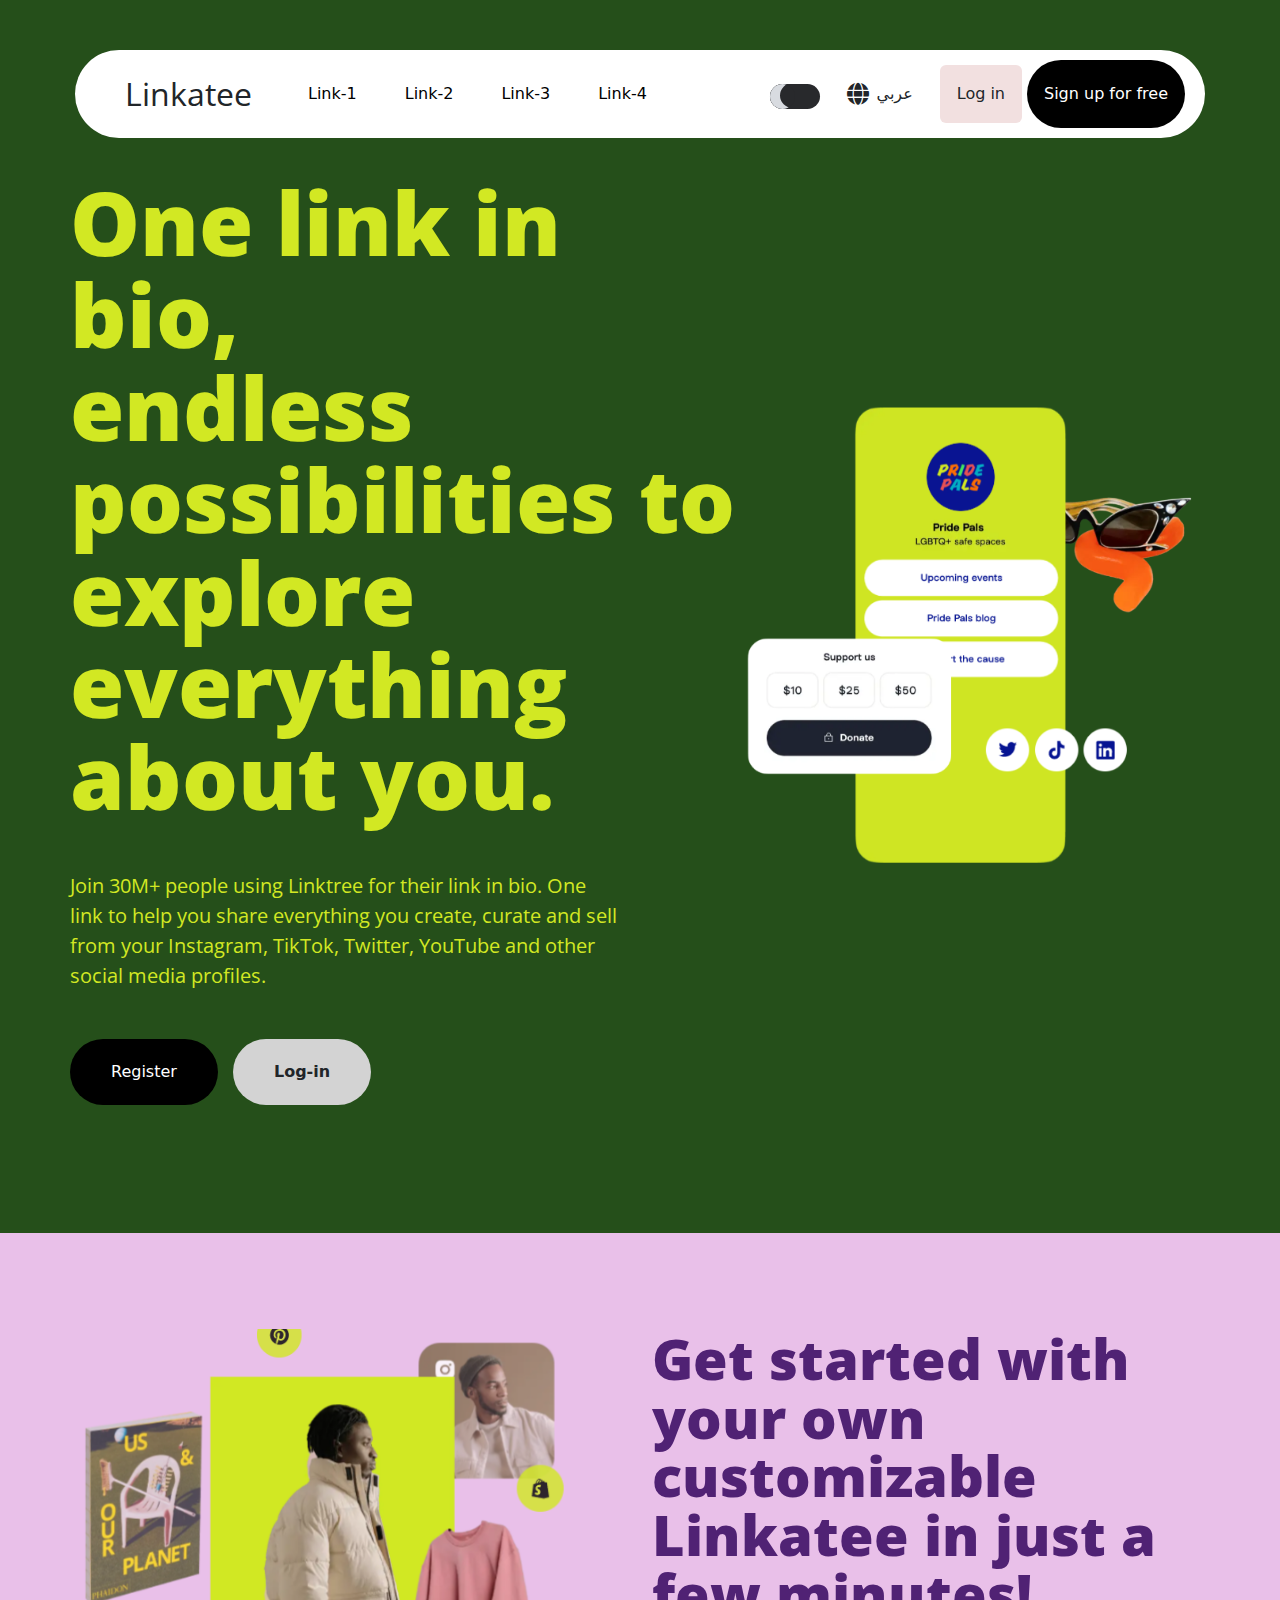
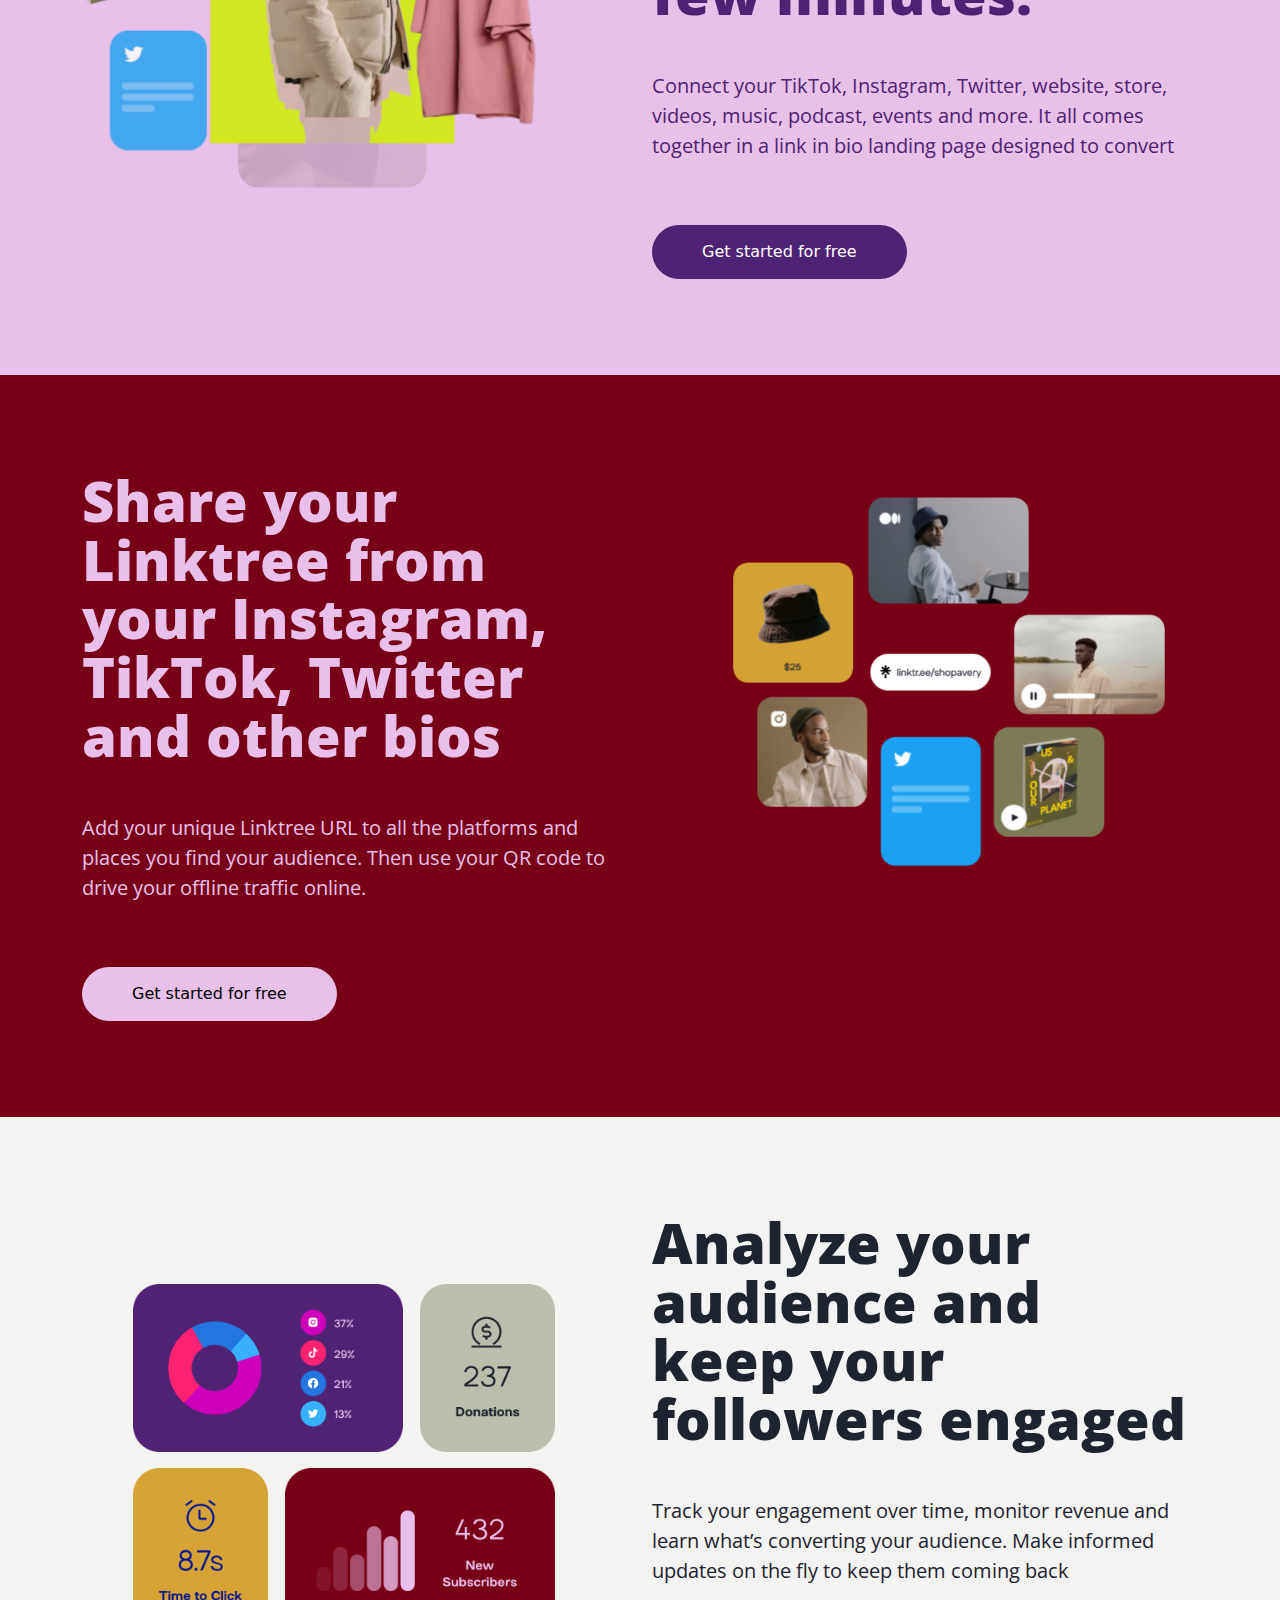
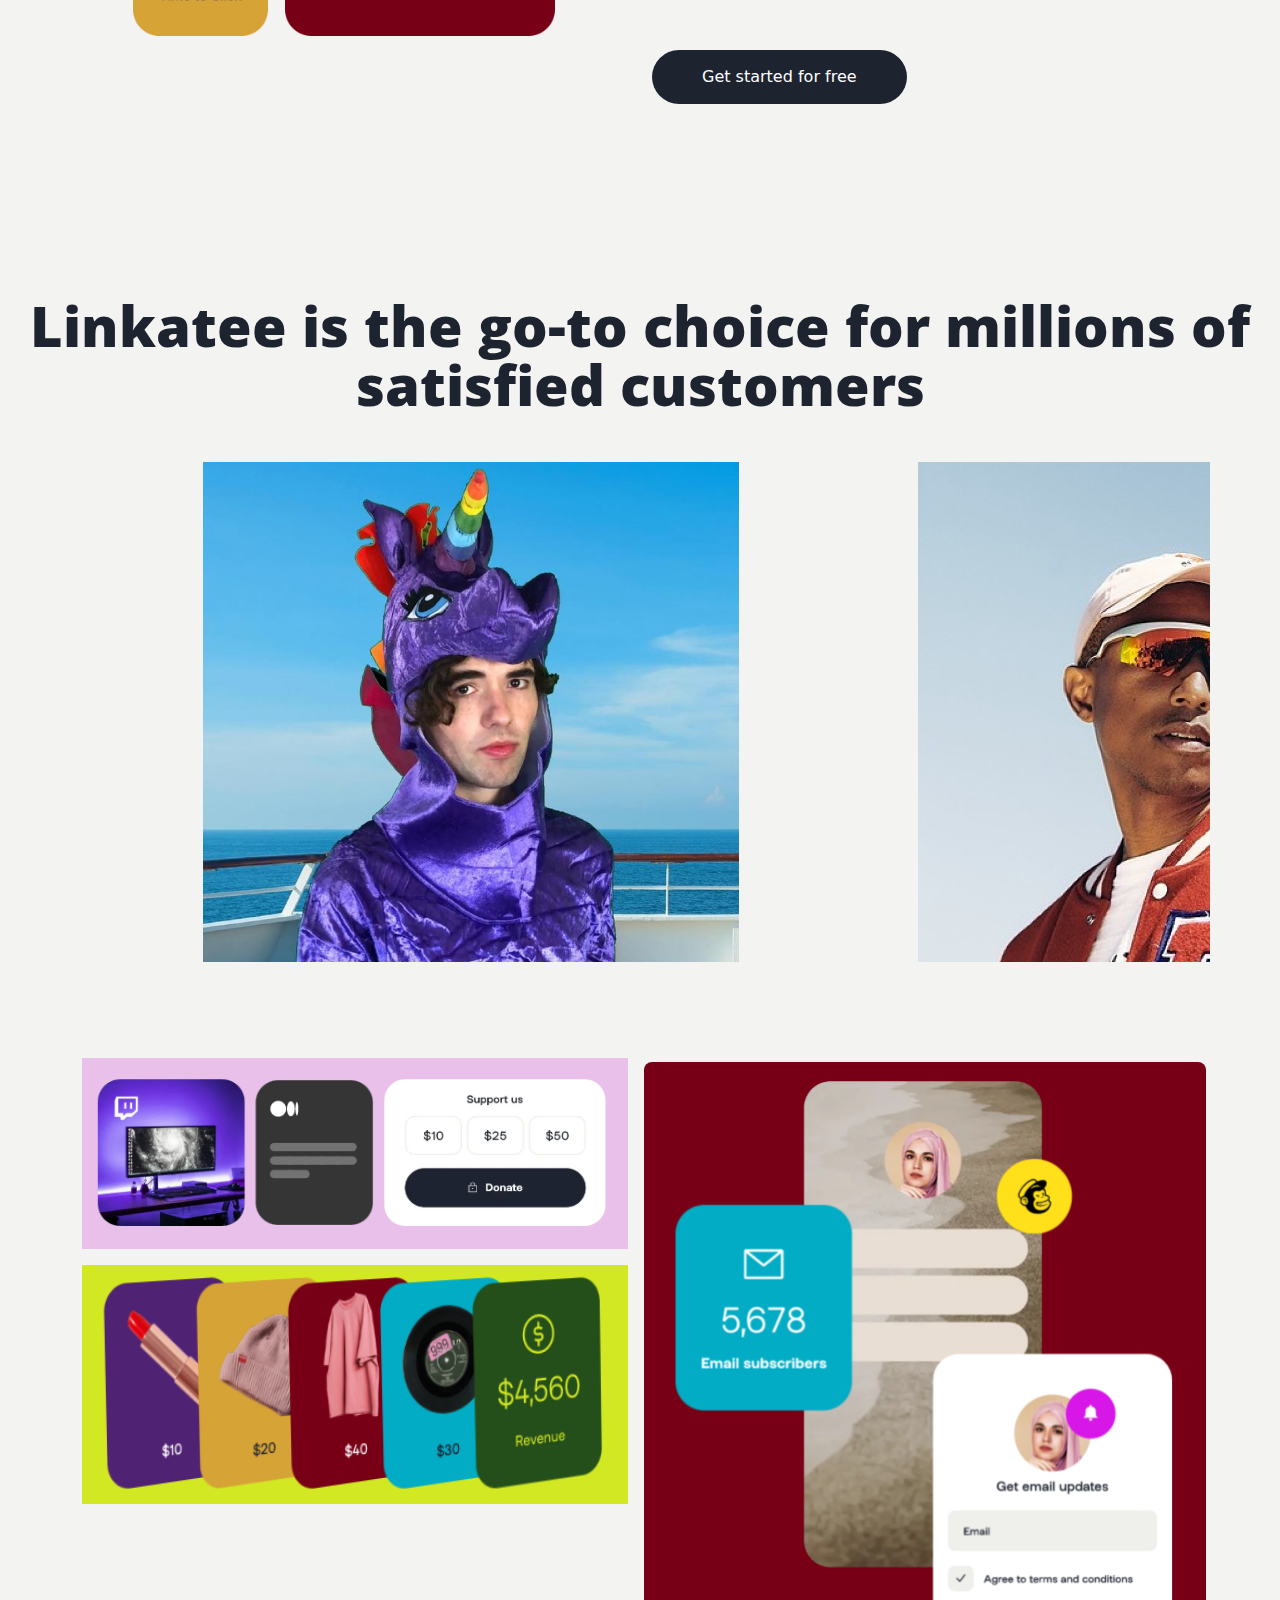
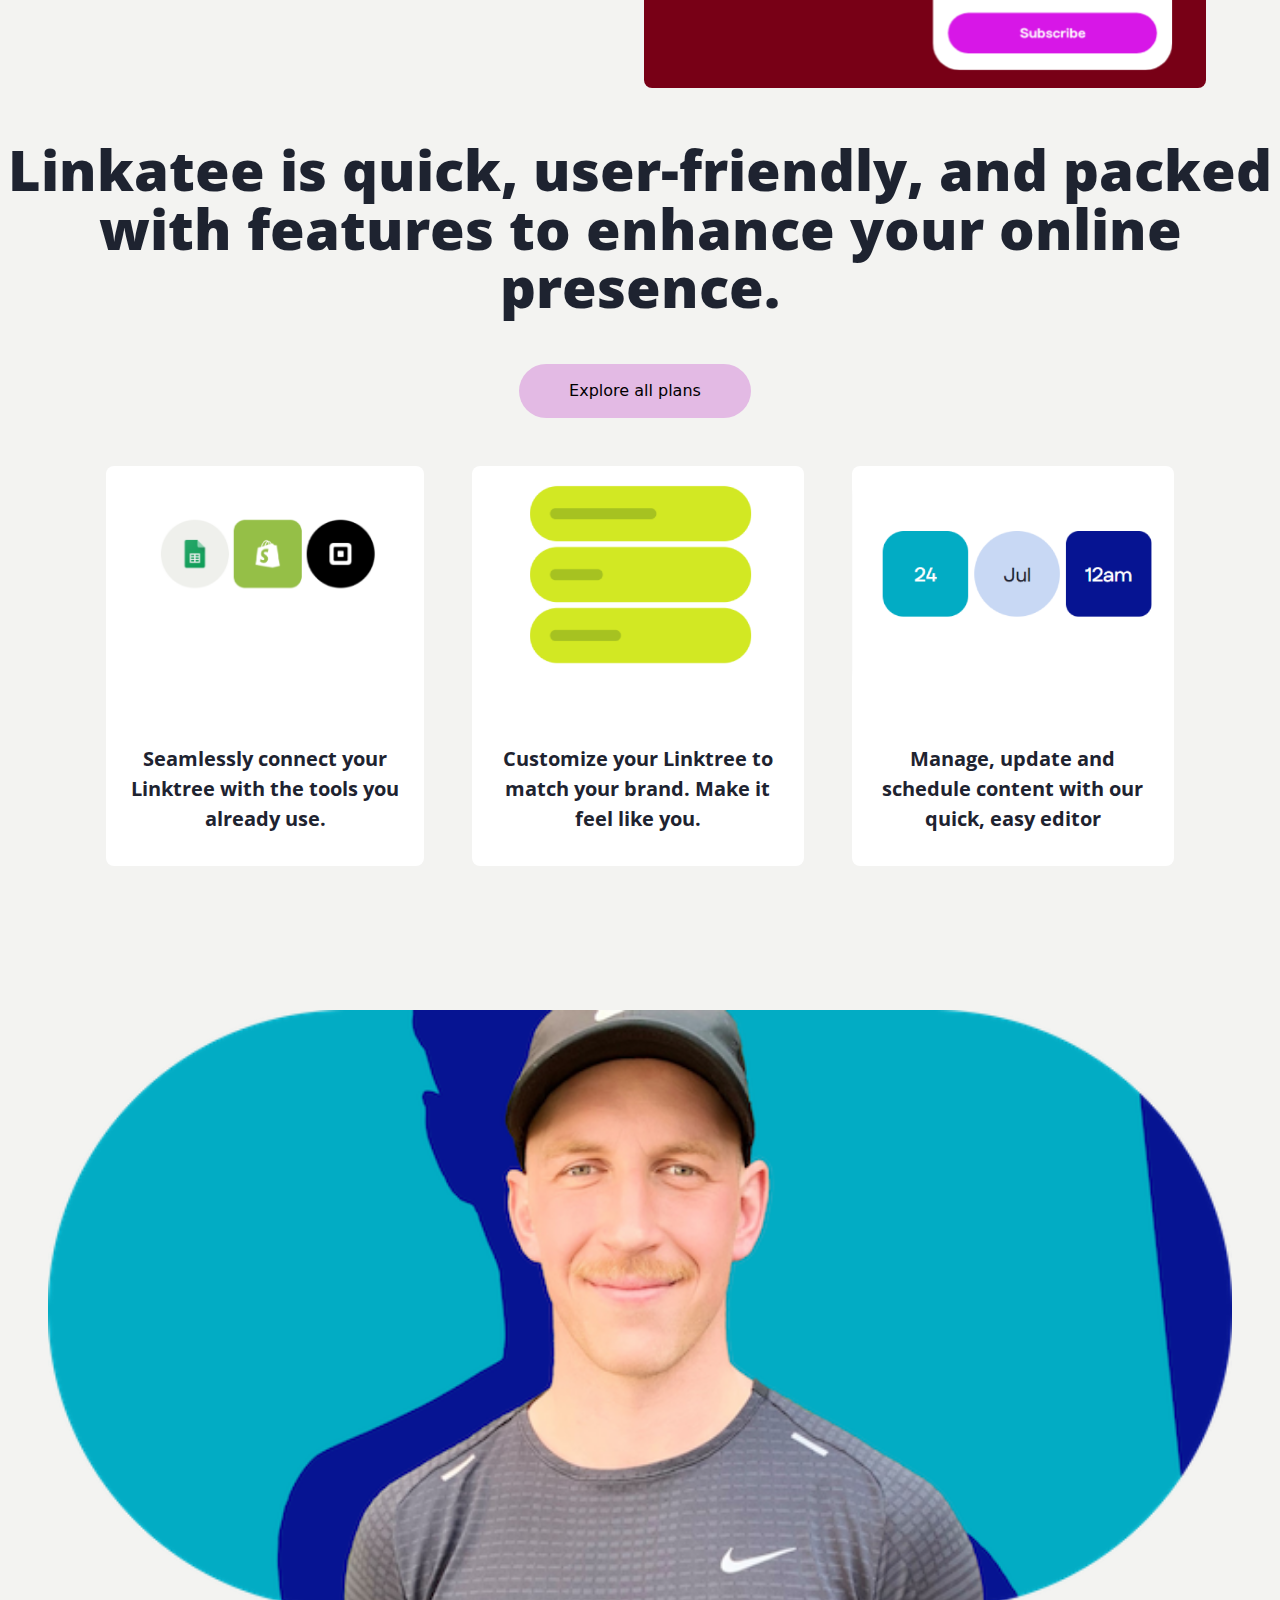
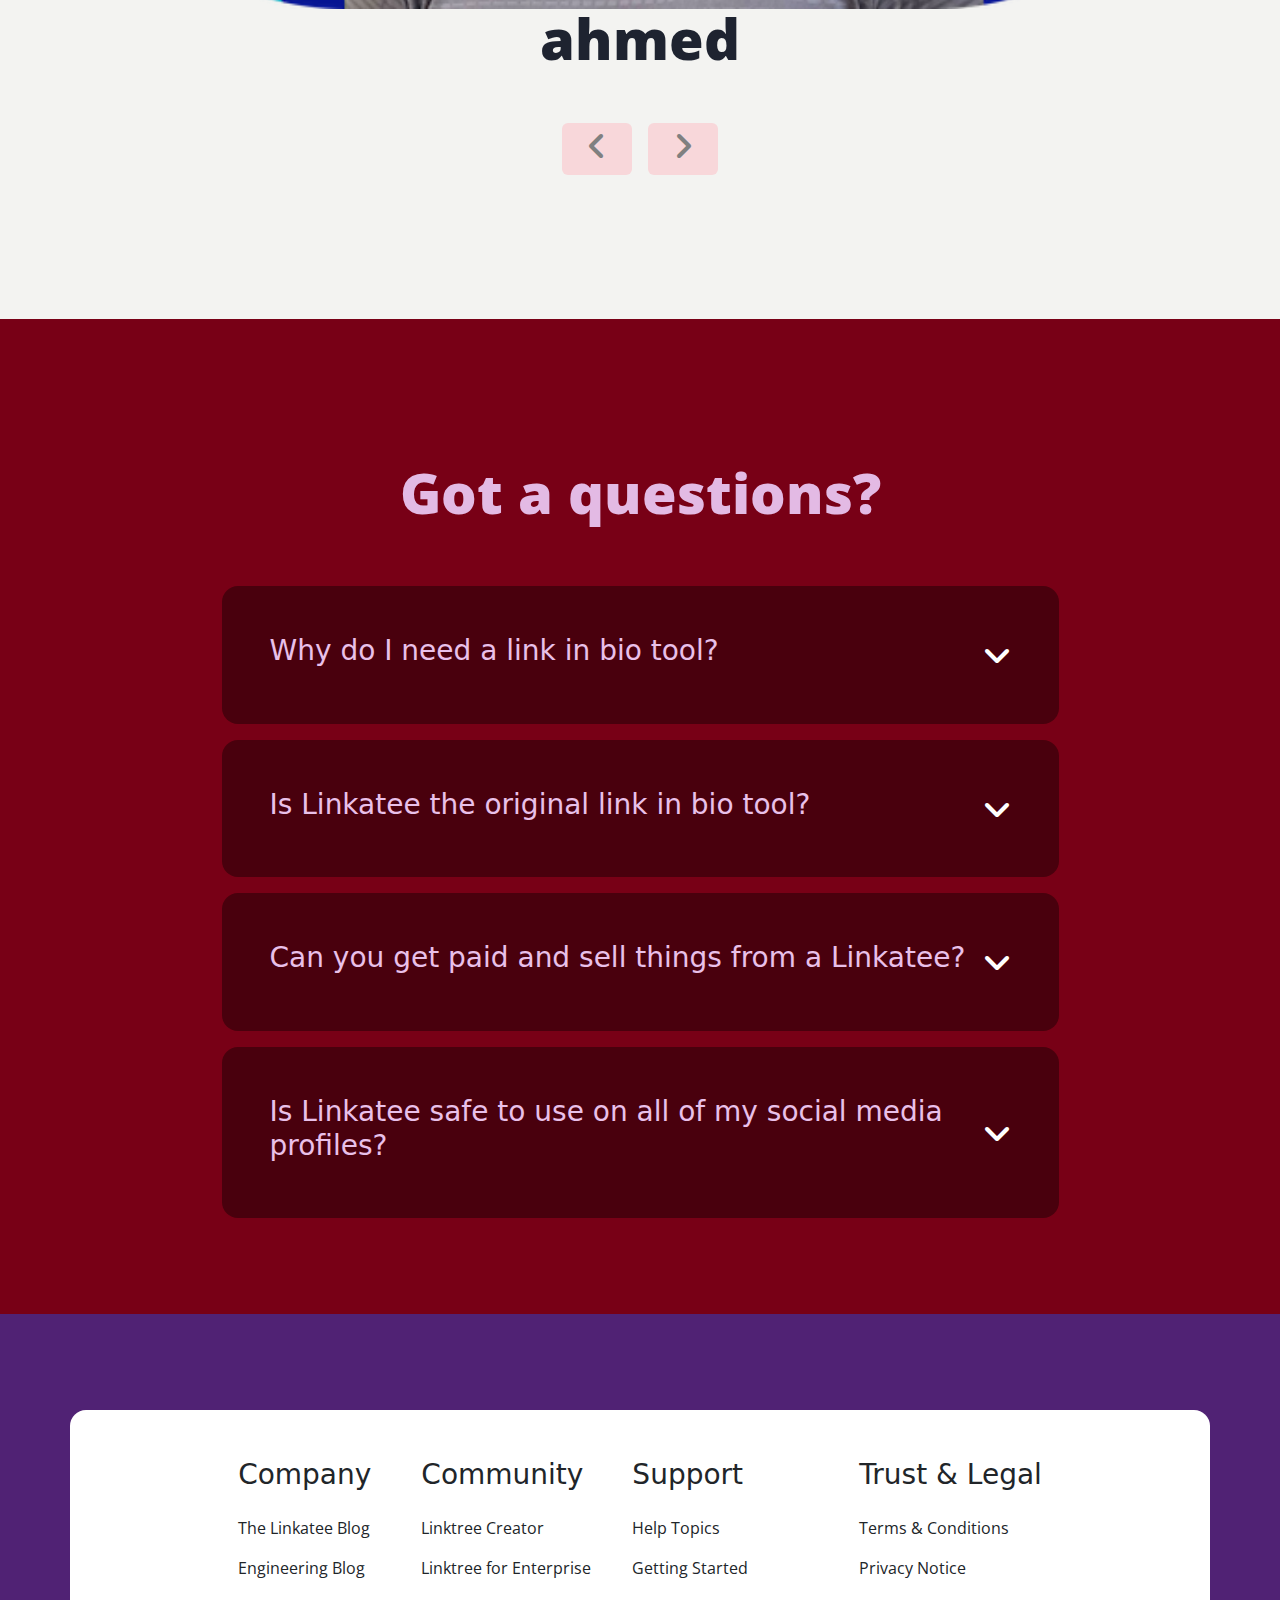
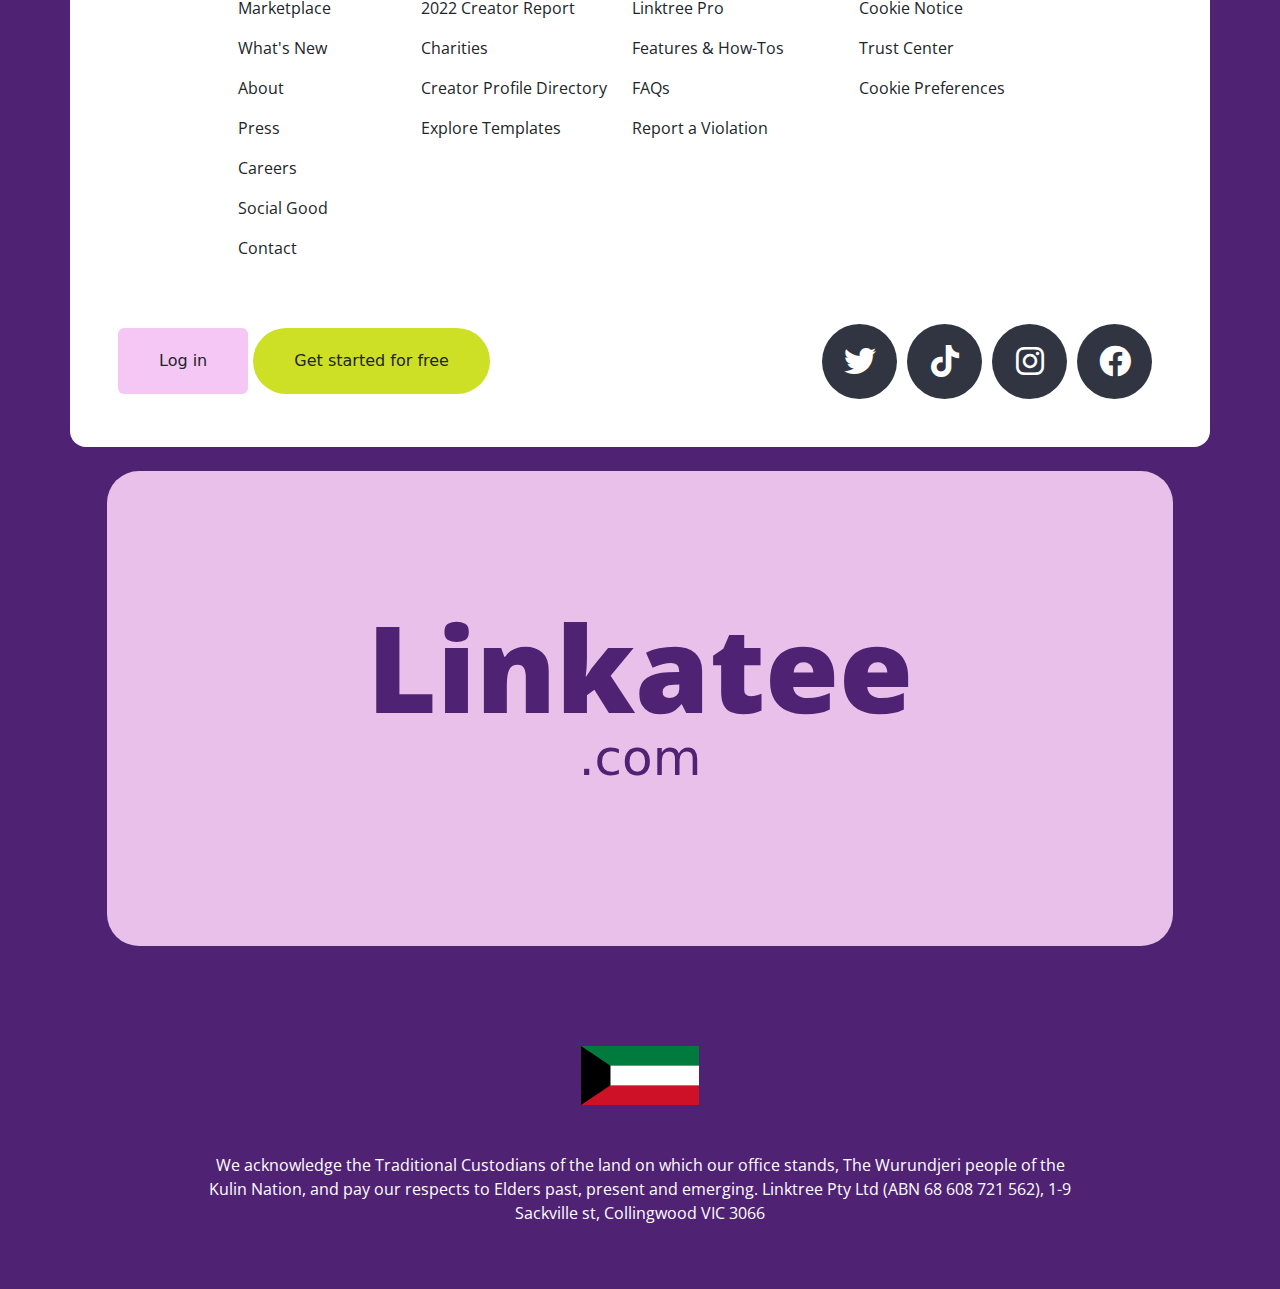
<file: index.html>
<!DOCTYPE html>
<html lang="en">

<head>
  <meta charset="UTF-8">
  <meta http-equiv="X-UA-Compatible" content="IE=edge">
  <meta name="viewport" content="width=device-width, initial-scale=1.0">
  <title>linkatee.com/home</title>
  <link rel="stylesheet" href="all.min.css">
  <link rel="stylesheet" href="bootstrap.min.css">
  <link rel="stylesheet" href="style.css">
</head>

<body>
  <div class="englishContainer">
    <nav>
      <div class="bg-white navContainer  rounded-pill">
        <div class="linksContainer d-flex align-items-center">
          <p class="my-auto">Linkatee</p>
          <ul class="d-flex my-auto">
            <li><a class="rounded-3 px-4 py-3" href="">Link-1</a></li>
            <li><a class="rounded-3 px-4 py-3" href="">Link-2</a></li>
            <li><a class="rounded-3 px-4 py-3" href="">Link-3</a></li>
            <li><a class="rounded-3 px-4 py-3" href="">Link-4</a></li>
          </ul>

        </div>
        <div class="actions d-flex">
          <div class="darkModeBtn d-flex justify-content-center align-items-center me-4">
            <div class="toggleSwitch bg-danger">
              <label class="rounded-pill">
                <input type="checkbox">
                <span class="slider"></span>
              </label>
            </div>
          </div>
          <button class="btn lang me-4 d-flex justify-content-center align-items-center"><i
              class="fa-solid fa-globe"></i>
            <span class="ms-2">عربي</span></button>
          <button class="btn login py-3 px-3">Log in</button>
          <button class="btn bg-black text-white rounded-pill py-3 px-3">Sign up for free</button>
        </div>
      </div>
      <div class="navToggle">
        <div class="toggleLeft">
          <p class="my-auto fw-bold">Linkatee</p>
        </div>
        <div class="toggleRight">
          <img class="w-100" src="Images/hamburger.png" alt="">
        </div>
        <div class="toggleMenu hide rounded-3">
          <a href="">link-1</a>
          <a href="">link-2</a>
          <a href="">link-3</a>
          <a href="">link-4</a>
          <button class="btn lang d-flex justify-content-center align-items-center"><i class="fa-solid fa-globe"></i>
            <span class="m-2">عربي</span></button>
        </div>
      </div>

    </nav>
    <section class="home">
      <div class="container-fluid homeContainer toggleMode g-0 lightMode">
        <div class="container contentContainer g-0">
          <div class="row g-0">
            <div class="col-md-7 left-side  mt-5">
              <h1>
                One link in bio, <br /> endless possibilities to explore everything about you.
              </h1>
              <p class="my-5">
                Join 30M+ people using Linktree for their link in bio. One <br> link to help you share everything you
                create,
                curate and sell <br> from your Instagram, TikTok, Twitter, YouTube and other <br> social media profiles.
              </p>
              <button class="btn standardBtn regBtn rounded-pill">Register</button>
              <button class="btn standardBtn logBtn rounded-pill fw-bold">Log-in</button>
            </div>
            <div class="col-md-5 right-side mt-5 d-flex align-items-center justify-content-center">
              <img class="w-100" src="Images/tilted-carousel-1.png" alt="">
            </div>
          </div>
        </div>
      </div>
    </section>
    <section class="CTA py-5 subToggleMode">
      <div class="container py-5">
        <div class="row">
          <div class="col-md-6 ctaLeftSide">
            <div class="pe-5">
              <img class="w-100" src="Images/Section-2.png" alt="">
            </div>

          </div>
          <div class="col-md-6 ctaRightSide">
            <h1 class="mb-5">
              Get started with your own customizable Linkatee in just a few minutes!
            </h1>
            <p>
              Connect your TikTok, Instagram, Twitter, website, store, videos, music, podcast, events and more. It all
              comes together in a link in bio landing page designed to convert
            </p>
            <button class="border-0 mt-5 standardBtn rounded-pill">Get started for free</button>
          </div>
        </div>
      </div>
    </section>
    <section class="brief py-5 toggleMode">
      <div class="container py-5">
        <div class="row">
          <div class="col-md-6 briefLeftSide">
            <h1 class="mb-5">
              Share your Linktree from your Instagram, TikTok, Twitter and other bios
            </h1>
            <p>
              Add your unique Linktree URL to all the platforms and places you find your audience. Then use your QR code
              to drive your offline traffic online.
            </p>
            <button class="border-0 mt-5 standardBtn rounded-pill">Get started for free</button>
          </div>
          <div class="col-md-6 briefRightSide">
            <div class="ps-5">
              <img class="w-100" src="Images/section-3.png" alt="">
            </div>
          </div>
        </div>
      </div>
    </section>
    <section class="analyze py-5 subToggleMode">
      <div class="container py-5 mb-5">
        <div class="row align-items-center">
          <div class="col-md-6 ctaLeftSide justify-content-center d-flex">
            <div class="analyzeImg pe-4">
              <img class="w-100" src="Images/Section-4.png" alt="">
            </div>
          </div>
          <div class="col-md-6 ctaRightSide">
            <h1 class="mb-5">
              Analyze your audience and keep your followers engaged
            </h1>
            <p>
              Track your engagement over time, monitor revenue and learn what’s converting your audience. Make
              informed
              updates on the fly to keep them coming back
            </p>
            <button class="border-0 mt-5 standardBtn rounded-pill">Get started for free</button>
          </div>
        </div>
      </div>
      <div class="celebritiesCarousel pt-5">
        <h1 class="mt-5 text-center">Linkatee is the go-to choice for millions of satisfied customers</h1>
        <div class="carousel mt-5 ">
          <div id="infinite" class="highway-slider mb-5">
            <div class="container highway-barrier">
              <ul class="highway-lane">
                <li class="highway-car rounded-3"><img class="rounded-3" src="Images/adrianbliss.png" alt=""></li>
                <li class="highway-car"><img src="Images/pharrell.png" alt=""></li>
                <li class="highway-car"><img src="Images/funkynutmeg.png" alt=""></li>
                <li class="highway-car"><img src="Images/selenagomez.png" alt=""></li>
                <li class="highway-car"><img src="Images/therock.png" alt=""></li>
                <li class="highway-car"><img src="Images/tonyhawk.png" alt=""></li>
              </ul>
            </div>
          </div>
        </div>
        <div class="threeColumnContainer container   my-5">
          <div class="row">
            <div class="col-md-6 left">
              <div class="col-md-12 upperCol rounded-5">
                <div class="upper-inner rounded-5 d-flex justify-content-center">
                  <img class="w-100" src="Images/section-6.png" alt="">
                </div>
              </div>
              <div class="col-md-12 bg-transparent lower rounded-5 py-3">
                <div class="lower-inner d-flex justify-content-center rounded-5">
                  <img class="w-100" src="Images/section-7.png" alt="">
                </div>
              </div>
            </div>
            <div class="col-md-6  p-1">
              <div class="right rounded-5 d-flex justify-content-center">
                <img class="w-100 rounded-3" src="Images/Section-5.png" alt="">
              </div>

            </div>
          </div>
        </div>
        <h1 class="text-center my-5">Linkatee is quick, user-friendly, and packed with features to enhance your online
          presence.</h1>
        <div class="exploreBtn d-flex justify-content-center">
          <button class="standardBtn rounded-pill border-0">Explore all plans</button>
        </div>
        <div class="container threeCards my-5 ">
          <div class="CardContainer px-4 ">
            <div class="firstCard bg-white d-flex flex-column justify-content-between rounded-3">
              <div class="imgContainer rounded-3">
                <img class="w-100 rounded-5" src="Images/Mask group.png" alt="shopping-services">
              </div>
              <p class="text-center fw-bold p-3">Seamlessly connect your Linktree with the tools you already use.</p>
            </div>
          </div>
          <div class="CardContainer px-4 ">
            <div class="secondCard bg-white d-flex flex-column justify-content-between rounded-3">
              <div class="imgContainer rounded-3">
                <img class="w-100 rounded-5" src="Images/Group 1.png" alt="shopping-services">
              </div>
              <p class="text-center fw-bold p-3">Customize your Linktree to match your brand. Make it feel like you.</p>
            </div>
          </div>
          <div class="CardContainer px-4 ">
            <div class="thirdCard bg-white d-flex flex-column justify-content-between  rounded-3">
              <div class="imgContainer rounded-3">
                <img class="w-100 rounded-5" src="Images/Group 3.png" alt="shopping-services">
              </div>
              <p class="text-center p-3 fw-bold">Manage, update and schedule content with our quick, easy editor</p>
            </div>
          </div>
        </div>
        <div class="reviews-carousel  my-5 d-flex justify-content-center py-5">
          <div id="carouselExampleCaptions" class="w-100 carousel slide position-relative" data-bs-ride="false">
            <div class="carousel-inner ">
              <div class="carousel-item  active">
                <div class="imgCar p-5">
                  <img src="Images/Testimonial-Connor-Toki.png" class="d-block w-100" alt="Testimonial-Connor-Toki">
                  <div class="h1 text-center">
                    <h1>ahmed</h1>
                  </div>
                </div>
              </div>
              <div class="carousel-item">
                <div class="imgCar p-5 ">
                  <img src="Images/Testimonial-Luke-Kidgell2.png" class="d-block w-100" alt="...">
                  <div class="h1 text-center">
                    <h1>ahmed</h1>
                  </div>
                </div>
              </div>
              <div class="carousel-item">
                <div class="imgCar p-5">
                  <img src="Images/Testimonial-Patti-Chimkire-New.png" class="d-block w-100" alt="...">
                  <div class="h1 text-center">
                    <h1>ahmed</h1>
                  </div>
                </div>
              </div>
              <div class="carousel-item">
                <div class="imgCar p-5">
                  <img src="Images/Testimonial-Riley-Lemon.png" class="d-block w-100" alt="...">
                  <div class="h1 text-center">
                    <h1>ahmed</h1>
                  </div>
                </div>
              </div>

            </div>
            <div class="d-flex">
              <button class=" previousBtn bg-danger-subtle bg-white px-4 btn  me-3" type="button"
                data-bs-target="#carouselExampleCaptions" data-bs-slide="prev">
                <span class=" carArrows" aria-hidden="true"><i class="fa-solid fa-angle-left"></i></span>
                <span class="visually-hidden">Previous</span>
              </button>
              <button class="nextBtn bg-danger-subtle px-4 btn" type="button" data-bs-target="#carouselExampleCaptions"
                data-bs-slide="next">
                <span class=" carArrows" aria-hidden="true"><i class="fa-solid fa-angle-right"></i></span>
                <span class="visually-hidden">Next</span>
              </button>
            </div>
          </div>
        </div>

      </div>

    </section>
    <section class="questions py-5 toggleMode">
      <div class="container text-center py-5 mt-5">
        <h1 class="mb-5">Got a questions?</h1>
        <div class="questionBoxes mt-5 text-white d-flex flex-column align-items-center">
          <div class="questionBox mt-3 w-75 text-start rounded-4 d-flex justify-content-between p-5">
            <h3>Why do I need a link in bio tool?</h3>
            <div class="toggleArrow d-flex justify-content-center align-items-center">
              <i class="fa-solid fa-angle-down"></i>
            </div>
          </div>
          <div class="questionBox mt-3 w-75 text-start rounded-4 d-flex justify-content-between p-5">
            <h3>Is Linkatee the original link in bio tool?</h3>
            <div class="toggleArrow d-flex justify-content-center align-items-center">
              <i class="fa-solid fa-angle-down"></i>
            </div>
          </div>
          <div class="questionBox mt-3 w-75 text-start rounded-4 d-flex justify-content-between p-5">
            <h3>Can you get paid and sell things from a Linkatee?</h3>
            <div class="toggleArrow d-flex justify-content-center align-items-center">
              <i class="fa-solid fa-angle-down"></i>
            </div>
          </div>
          <div class="questionBox mt-3 w-75 text-start rounded-4 d-flex justify-content-between p-5">
            <h3>Is Linkatee safe to use on all of my social media profiles?</h3>
            <div class="toggleArrow d-flex justify-content-center align-items-center">
              <i class="fa-solid fa-angle-down"></i>
            </div>
          </div>
        </div>
      </div>
    </section>
    <footer class="p-5 subToggleMode">
      <div class="container py-5 bg-white p-5 rounded-4 mt-5">
        <div class="columnContainer  ">
          <div class="columnSnap-1">
            <div class="column">
              <h3 class="mb-4">Company</h3>
              <p class="mb-3">The Linkatee Blog</p>
              <p class="mb-3">Engineering Blog</p>
              <p class="mb-3">Marketplace</p>
              <p class="mb-3">What's New</p>
              <p class="mb-3">About</p>
              <p class="mb-3">Press</p>
              <p class="mb-3">Careers</p>
              <p class="mb-3">Social Good</p>
              <p class="mb-3">Contact</p>
            </div>
          </div>
          <div class="middleColumns ">
            <div class="column">
              <h3 class="mb-4">Community</h3>
              <p class="mb-3">Linktree Creator </p>
              <p class="mb-3">Linktree for Enterprise</p>
              <p class="mb-3">2022 Creator Report</p>
              <p class="mb-3">Charities</p>
              <p class="mb-3">Creator Profile Directory</p>
              <p class="mb-3">Explore Templates</p>

            </div>
            <div class="column">
              <h3 class="mb-4">Support</h3>
              <p class="mb-3">Help Topics</p>
              <p class="mb-3">Getting Started</p>
              <p class="mb-3">Linktree Pro</p>
              <p class="mb-3">Features & How-Tos</p>
              <p class="mb-3">FAQs</p>
              <p class="mb-3">Report a Violation</p>
            </div>
          </div>
          <div class="columnSnap-2">
            <div class="column">
              <h3 class="mb-4">Trust & Legal</h3>
              <p class="mb-3">Terms & Conditions</p>
              <p class="mb-3">Privacy Notice</p>
              <p class="mb-3">Cookie Notice</p>
              <p class="mb-3">Trust Center</p>
              <p class="mb-3">Cookie Preferences</p>
            </div>
          </div>

        </div>
        <div class="social-action  mt-5">
          <div class="actionBtnContainer ">
            <button class="btn logBtn">Log in</button>
            <button class="btn regBtn rounded-pill">Get started for free</button>
          </div>
          <div class="socialMediaIconContainer d-flex">
            <div class="socialIcon"><i class="fab fa-twitter"></i></div>
            <div class="socialIcon"><i class="fab fa-tiktok"></i></div>
            <div class="socialIcon"><i class="fab fa-instagram"></i></div>
            <div class="socialIcon"><i class="fab fa-facebook"></i></div>
          </div>
        </div>

      </div>
      <div class="bigLogoContainer d-flex justify-content-center">
        <div class="bigLogo d-flex justify-content-center  text-center mt-4 rounded-5 ">
          <div class="header-sec">
            <h1>Linkatee</h1><span>.com</span>
          </div>
        </div>
      </div>
      <div class="flagContainer d-flex justify-content-center">
        <div class="flag d-flex ">
          <img class="w-100" src="Images/Flag_of_Kuwait.svg" alt="Kuwait shop">
        </div>

      </div>
      <div class="d-flex justify-content-center">
        <div class="acknowledgment  text-white w-75 mt-5">
          <p class="text-center">We acknowledge the Traditional Custodians of the land on which our office stands, The
            Wurundjeri people of
            the Kulin Nation, and pay our respects to Elders past, present and emerging. Linktree Pty Ltd (ABN 68 608
            721
            562), 1-9 Sackville st, Collingwood VIC 3066</p>
        </div>
      </div>
    </footer>
  </div>

  <div class="arabicContainer">
    <nav class="arabic" dir="rtl" lang="ar">
      <div class="bg-white navContainer  rounded-pill">
        <div class="linksContainer d-flex align-items-center">
          <p class="my-auto">Linkatee</p>
          <ul class="d-flex my-auto">
            <li><a class="rounded-3 px-4 py-3" href="">Link-1</a></li>
            <li><a class="rounded-3 px-4 py-3" href="">Link-2</a></li>
            <li><a class="rounded-3 px-4 py-3" href="">Link-3</a></li>
            <li><a class="rounded-3 px-4 py-3" href="">Link-4</a></li>
          </ul>

        </div>
        <div class="actions d-flex">
          <div class="darkModeBtn d-flex justify-content-center align-items-center me-4">
            <div class="toggleSwitch bg-danger ms-3">
              <label class="rounded-pill">
                <input type="checkbox" value="ar">
                <span class="slider"></span>
              </label>
            </div>
          </div>
          <button class="btn lang ms-4 d-flex justify-content-center align-items-center"><i
              class="fa-solid fa-globe"></i>
            <span class="me-2">EN</span></button>
          <button class="btn login py-3 px-3 ms-2">تسجيل دخول</button>
          <button class="btn bg-black text-white rounded-pill py-3 px-3">انضم الان مجانا</button>
        </div>
      </div>
      <div class="navToggle">
        <div class="toggleLeft">
          <p class="my-auto fw-bold">Linkatee</p>
        </div>
        <div class="toggleRight-ar">
          <img class="w-100" src="Images/hamburger.png" alt="">
        </div>
        <div class="toggleMenu-ar hide rounded-3 d-flex flex-column justify-content-center align-items-center">
          <a href="">link-1</a>
          <a href="">link-2</a>
          <a href="">link-3</a>
          <a href="">link-4</a>
          <button class="btn lang d-flex justify-content-center align-items-center"><i class="fa-solid fa-globe"></i>
            <span class="m-2">EN</span></button>
        </div>
      </div>

    </nav>
    <section class="home arabic" dir="rtl" lang="ar">
      <div class="container-fluid homeContainer g-0 toggleMode">
        <div class="container contentContainer g-0">
          <div class="row g-0">
            <div class="col-md-7 left-side ">
              <h1>
                رابط واحد في البايو،<br /> إمكانيات لا نهائية لاستكشاف كل شيء عنك
              </h1>
              <p class="my-5">
                انضم إلى أكثر من الاف المشتركين يستخدمون لينكاتي لرابطهم في البايو. رابط واحد لمساعدتك على مشاركة كل ما
                <br />تقوم بإنشائه
                وتقديمه وبيعه من حساباتك على إنستجرام وتيك توك وتويتر ويوتيوب وملفاتك الشخصية الأخرى على وسائل التواصل
                الاجتماعي
              </p>
              <button class="btn standardBtn regBtn rounded-pill">انضم الان</button>
              <button class="btn standardBtn logBtn rounded-pill fw-bold">سجل دخول</button>
            </div>
            <div class="col-md-5 right-side mt-5 d-flex align-items-center justify-content-center">
              <img class="w-100" src="Images/tilted-carousel-1.png" alt="">
            </div>
          </div>
        </div>
      </div>
    </section>
    <section class="CTA py-5 arabic subToggleMode" dir="rtl" lang="ar">
      <div class="container py-5">
        <div class="row">
          <div class="col-md-6 ctaLeftSide">
            <div class="pe-5">
              <img class="w-100" src="Images/Section-2.png" alt="">
            </div>

          </div>
          <div class="col-md-6 ctaRightSide">
            <h1 class="mb-5">
              ابدأ الآن في إنشاء صفحة لينكاتي المُخصصة الخاصة بك في غضون بضع دقائق فقط !
            </h1>
            <p>
              ربط حساباتك على تيك توك وإنستغرام وتويتر وموقعك الإلكتروني ومتجرك وفيديوهاتك وموسيقاك وبودكاستك وأحداثك
              والمزيد. كلها
              تأتي معًا في صفحة واحدة تحتوي على روابط في الوصف التعريفي لتحويل الزوار إلى عملاء.

            </p>
            <button class="border-0 mt-5 standardBtn rounded-pill">ابدأ الآن مجانا !</button>
          </div>
        </div>
      </div>
    </section>
    <section class="brief py-5 arabic toggleMode" dir="rtl" lang="ar">
      <div class="container py-5">
        <div class="row">
          <div class="col-md-6 briefLeftSide">
            <h1 class="mb-5">
              شارك صفحة لينكاتي الخاصة بك من خلال الوصف التعريفي لحساباتك على إنستغرام وتيك توك وتويتر وغيرها.
            </h1>
            <p>
              أضف رابط صفحة لينكاتي الفريد الخاص بك إلى جميع المنصات والأماكن التي تجد فيها جمهورك. ثم استخدم رمز
              الاستجابة السريعة
              (QR code) الخاص بك لجذب حركة المرور الخاصة بك في الوضع الغير متصل بالإنترنت وتحويلها إلى الوضع المتصل
              بالإنترنت.
            </p>
            <button class="border-0 mt-5 standardBtn rounded-pill"> انضم الان مجانا !</button>
          </div>
          <div class="col-md-6 briefRightSide">
            <div class="ps-5">
              <img class="w-100" src="Images/section-3.png" alt="">
            </div>
          </div>
        </div>
      </div>
    </section>
    <section class="analyze py-5 arabic subToggleMode" dir="rtl" lang="ar">
      <div class="container py-5 mb-5">
        <div class="row align-items-center">
          <div class="col-md-6 ctaLeftSide justify-content-center d-flex">
            <div class="analyzeImg pe-4">
              <img class="w-100" src="Images/Section-4.png" alt="">
            </div>
          </div>
          <div class="col-md-6 ctaRightSide">
            <h1 class="mb-5">
              تحليل جمهورك والحفاظ على تفاعل متابعيك !
            </h1>
            <p>
              تتبع تفاعلك مع الجمهور مع مرور الوقت، ومراقبة الإيرادات ومعرفة ما يجعل جمهورك يتحول إلى عملاء. قم بإجراء
              تحديثات مستنيرة
              على الطاير لجعلهم يعودون مرة أخرى.

            </p>
            <button class="border-0 mt-5 standardBtn rounded-pill">ابدأ الان مجانا !</button>
          </div>
        </div>
      </div>
      <div class="celebritiesCarousel pt-5">
        <h1 class="mt-5 text-center">لينكاتي هي الخيار الأفضل لارضاء الالاف من العملاء</h1>
        <div class="carousel mt-5 ">
          <div id="infinite" class="highway-slider mb-5">
            <div class="container highway-barrier">
              <ul class="highway-lane">
                <li class="highway-car rounded-3"><img class="rounded-3" src="Images/adrianbliss.png" alt=""></li>
                <li class="highway-car"><img src="Images/pharrell.png" alt=""></li>
                <li class="highway-car"><img src="Images/funkynutmeg.png" alt=""></li>
                <li class="highway-car"><img src="Images/selenagomez.png" alt=""></li>
                <li class="highway-car"><img src="Images/therock.png" alt=""></li>
                <li class="highway-car"><img src="Images/tonyhawk.png" alt=""></li>
              </ul>
            </div>
          </div>
        </div>
        <div class="threeColumnContainer container   my-5">
          <div class="row">
            <div class="col-md-6 left">
              <div class="col-md-12 upperCol rounded-5">
                <div class="upper-inner rounded-5 d-flex justify-content-center">
                  <img class="w-100" src="Images/section-6.png" alt="">
                </div>
              </div>
              <div class="col-md-12 bg-transparent lower rounded-5 py-3">
                <div class="lower-inner d-flex justify-content-center rounded-5">
                  <img class="w-100" src="Images/section-7.png" alt="">
                </div>
              </div>
            </div>
            <div class="col-md-6  p-1">
              <div class="right rounded-5 d-flex justify-content-center">
                <img class="w-100 rounded-3" src="Images/Section-5.png" alt="">
              </div>

            </div>
          </div>
        </div>
        <h1 class="text-center my-5">منصة لينكاتي سريعة وسهلة الاستخدام، لتعزيز وجودك على الإنترنت.</h1>
        <div class="exploreBtn d-flex justify-content-center">
          <button class="standardBtn rounded-pill border-0">استكشف الباقات</button>
        </div>
        <div class="container threeCards my-5 ">
          <div class="CardContainer px-4 ">
            <div class="firstCard bg-white d-flex flex-column justify-content-between rounded-3">
              <div class="imgContainer rounded-3">
                <img class="w-100 rounded-5" src="Images/Mask group.png" alt="shopping-services">
              </div>
              <p class="text-center fw-bold p-3">ربط لينكاتي الخاص بك بسلاسة مع الأدوات التي تستخدمها بالفعل.</p>
            </div>
          </div>
          <div class="CardContainer px-4 ">
            <div class="secondCard bg-white d-flex flex-column justify-content-between rounded-3">
              <div class="imgContainer rounded-3">
                <img class="w-100 rounded-5" src="Images/Group 1.png" alt="shopping-services">
              </div>
              <p class="text-center fw-bold p-3">"قم بتخصيص لينكاتي الخاص بك ليتناسب مع علامتك التجارية. جعله يشعر وكأنه
                جزء منك."</p>
            </div>
          </div>
          <div class="CardContainer px-4 ">
            <div class="thirdCard bg-white d-flex flex-column justify-content-between  rounded-3">
              <div class="imgContainer rounded-3">
                <img class="w-100 rounded-5" src="Images/Group 3.png" alt="shopping-services">
              </div>
              <p class="text-center p-3 fw-bold">"إدارة وتحديث وجدولة المحتوى باستخدام محررنا السريع والسهل."</p>
            </div>
          </div>
        </div>
        <div class="reviews-carousel  my-5 d-flex justify-content-center py-5">
          <div id="carouselExampleCaptions" class="w-100 carousel slide position-relative" data-bs-ride="false">
            <div class="carousel-inner ">
              <div class="carousel-item  active">
                <div class="imgCar p-5">
                  <img src="Images/Testimonial-Connor-Toki.png" class="d-block w-100" alt="Testimonial-Connor-Toki">
                  <div class="h1 text-center">
                    <h1>ahmed</h1>
                  </div>
                </div>
              </div>
              <div class="carousel-item">
                <div class="imgCar p-5 ">
                  <img src="Images/Testimonial-Luke-Kidgell2.png" class="d-block w-100" alt="...">
                  <div class="h1 text-center">
                    <h1>ahmed</h1>
                  </div>
                </div>
              </div>
              <div class="carousel-item">
                <div class="imgCar p-5">
                  <img src="Images/Testimonial-Patti-Chimkire-New.png" class="d-block w-100" alt="...">
                  <div class="h1 text-center">
                    <h1>ahmed</h1>
                  </div>
                </div>
              </div>
              <div class="carousel-item">
                <div class="imgCar p-5">
                  <img src="Images/Testimonial-Riley-Lemon.png" class="d-block w-100" alt="...">
                  <div class="h1 text-center">
                    <h1>ahmed</h1>
                  </div>
                </div>
              </div>

            </div>
            <div class="d-flex">
              <button class=" previousBtn bg-danger-subtle bg-white px-4 btn  me-3" type="button"
                data-bs-target="#carouselExampleCaptions" data-bs-slide="prev">
                <span class=" carArrows" aria-hidden="true"><i class="fa-solid fa-angle-left"></i></span>
                <span class="visually-hidden">Previous</span>
              </button>
              <button class="nextBtn bg-danger-subtle px-4 btn" type="button" data-bs-target="#carouselExampleCaptions"
                data-bs-slide="next">
                <span class=" carArrows" aria-hidden="true"><i class="fa-solid fa-angle-right"></i></span>
                <span class="visually-hidden">Next</span>
              </button>
            </div>
          </div>
        </div>

      </div>

    </section>
    <section class="questions py-5 arabic toggleMode" dir="rtl" lang="ar">
      <div class="container text-center py-5 mt-5">
        <h1 class="mb-5">هل لديك أسئلة؟</h1>
        <div class="questionBoxes mt-5 text-white d-flex flex-column align-items-center">
          <div class="questionBox mt-3 w-75 text-start rounded-4 d-flex justify-content-between p-5">
            <h3>لماذا أحتاج منصة لينكاتي؟</h3>
            <div class="toggleArrow d-flex justify-content-center align-items-center">
              <i class="fa-solid fa-angle-down"></i>
            </div>
          </div>
          <div class="questionBox mt-3 w-75 text-start rounded-4 d-flex justify-content-between p-5">
            <h3>هل لينكاتي امن؟</h3>
            <div class="toggleArrow d-flex justify-content-center align-items-center">
              <i class="fa-solid fa-angle-down"></i>
            </div>
          </div>
          <div class="questionBox mt-3 w-75 text-start rounded-4 d-flex justify-content-between p-5">
            <h3>هل يمكن البيع و الربح عبر لينكاتي؟</h3>
            <div class="toggleArrow d-flex justify-content-center align-items-center">
              <i class="fa-solid fa-angle-down"></i>
            </div>
          </div>
          <div class="questionBox mt-3 w-75 text-start rounded-4 d-flex justify-content-between p-5">
            <h3>هل يمكن اضافة جميع لينكات مواقع التواصل الاجتماعي الخاصة بي على لينكاتي؟</h3>
            <div class="toggleArrow d-flex justify-content-center align-items-center">
              <i class="fa-solid fa-angle-down"></i>
            </div>
          </div>
        </div>
      </div>
    </section>
    <footer class="p-5 arabic subToggleMode" dir="rtl" lang="ar">
      <div class="container py-5 bg-white p-5 rounded-4 mt-5">
        <div class="columnContainer  ">
          <div class="columnSnap-1">
            <div class="column">
              <h3 class="mb-4">Company</h3>
              <p class="mb-3">The Linkatee Blog</p>
              <p class="mb-3">Engineering Blog</p>
              <p class="mb-3">Marketplace</p>
              <p class="mb-3">What's New</p>
              <p class="mb-3">About</p>
              <p class="mb-3">Press</p>
              <p class="mb-3">Careers</p>
              <p class="mb-3">Social Good</p>
              <p class="mb-3">Contact</p>
            </div>
          </div>
          <div class="middleColumns ">
            <div class="column">
              <h3 class="mb-4">Community</h3>
              <p class="mb-3">Linktree Creator </p>
              <p class="mb-3">Linktree for Enterprise</p>
              <p class="mb-3">2022 Creator Report</p>
              <p class="mb-3">Charities</p>
              <p class="mb-3">Creator Profile Directory</p>
              <p class="mb-3">Explore Templates</p>

            </div>
            <div class="column">
              <h3 class="mb-4">Support</h3>
              <p class="mb-3">Help Topics</p>
              <p class="mb-3">Getting Started</p>
              <p class="mb-3">Linktree Pro</p>
              <p class="mb-3">Features & How-Tos</p>
              <p class="mb-3">FAQs</p>
              <p class="mb-3">Report a Violation</p>
            </div>
          </div>
          <div class="columnSnap-2">
            <div class="column">
              <h3 class="mb-4">Trust & Legal</h3>
              <p class="mb-3">Terms & Conditions</p>
              <p class="mb-3">Privacy Notice</p>
              <p class="mb-3">Cookie Notice</p>
              <p class="mb-3">Trust Center</p>
              <p class="mb-3">Cookie Preferences</p>
            </div>
          </div>

        </div>
        <div class="social-action  mt-5">
          <div class="actionBtnContainer ">
            <button class="btn logBtn">تسجيل الدخول</button>
            <button class="btn regBtn rounded-pill">انضم الان مجانا!</button>
          </div>
          <div class="socialMediaIconContainer d-flex">
            <div class="socialIcon"><i class="fab fa-twitter"></i></div>
            <div class="socialIcon"><i class="fab fa-tiktok"></i></div>
            <div class="socialIcon"><i class="fab fa-instagram"></i></div>
            <div class="socialIcon"><i class="fab fa-facebook"></i></div>
          </div>
        </div>

      </div>
      <div class="bigLogoContainer d-flex justify-content-center">
        <div class="bigLogo d-flex justify-content-center  text-center mt-4 rounded-5 ">
          <div class="header-sec">
            <h1>Linkatee</h1><span>.com</span>
          </div>
        </div>
      </div>
      <div class="flagContainer d-flex justify-content-center">
        <div class="flag d-flex ">
          <img class="w-100" src="Images/Flag_of_Kuwait.svg" alt="Kuwait shop">
        </div>

      </div>
      <div class="d-flex justify-content-center">
        <div class="acknowledgment  text-white w-75 mt-5">
          <p class="text-center">We acknowledge the Traditional Custodians of the land on which our office stands, The
            Wurundjeri people of
            the Kulin Nation, and pay our respects to Elders past, present and emerging. Linktree Pty Ltd (ABN 68 608
            721
            562), 1-9 Sackville st, Collingwood VIC 3066</p>
        </div>
      </div>
    </footer>
  </div>




  <script src="bootstrap.bundle.min.js"></script>
  <script src="index.js"></script>
</body>

</html>
</file>
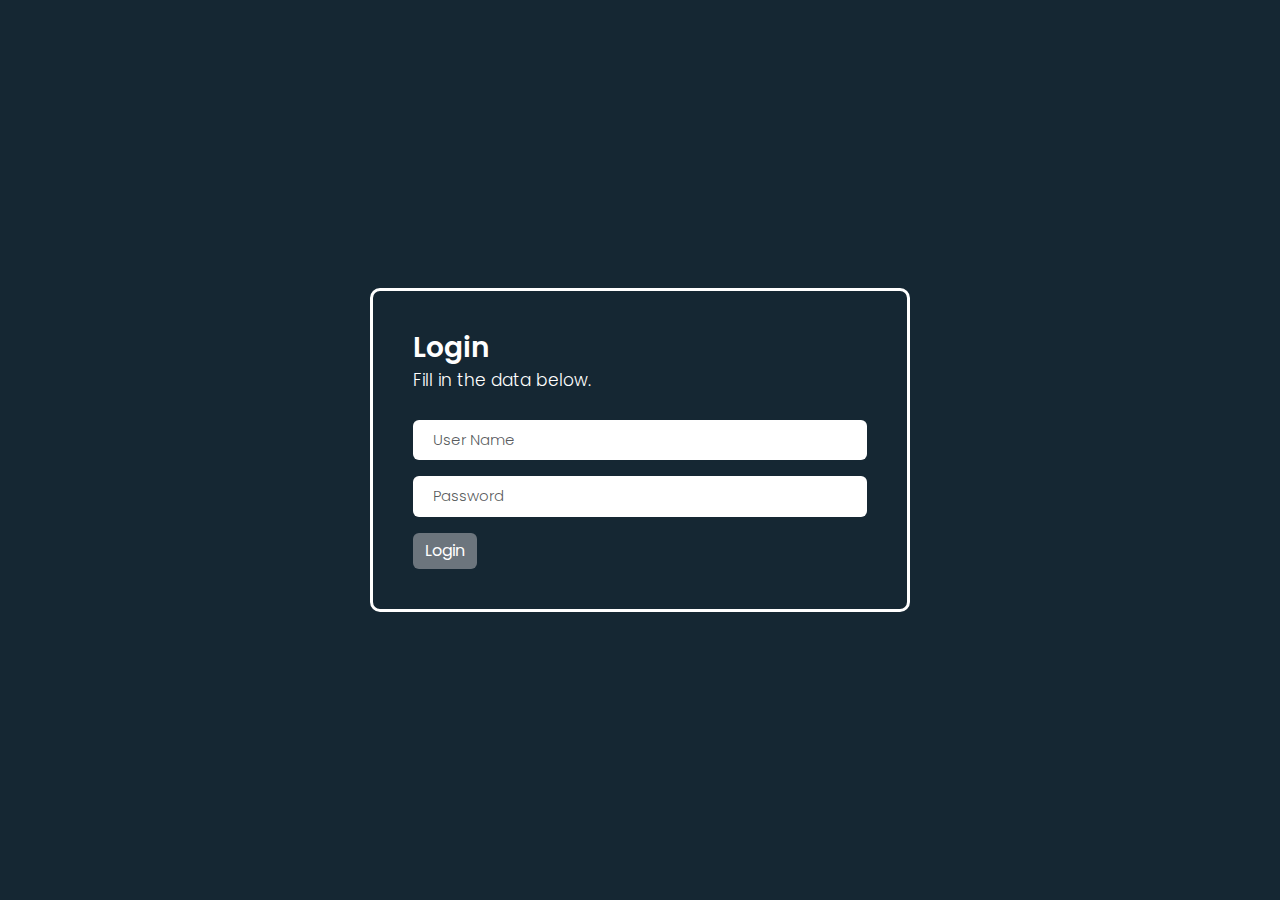
<file: logIn.html>
<!DOCTYPE html>
<html lang="en">

<head>
  <meta charset="UTF-8">
  <meta http-equiv="X-UA-Compatible" content="IE=edge">
  <meta name="viewport" content="width=device-width, initial-scale=1.0">
  <title>log-in</title>
  <link rel="stylesheet" href="bootstrap.min.css">
  <link rel="stylesheet" href="all.min.css">
  <link rel="stylesheet" href="logIn.css">
</head>

<body>
  <div class="form-body">
    <div class="row">
      <div class="form-holder">
        <div class="form-content">
          <div class="form-items">
            <h3>Login</h3>
            <p>Fill in the data below.</p>
            <form class="requires-validation formData" novalidate>


              <div class="col-md-12">
                <input class="userName form-control" type="text" name="username" placeholder="User Name" required>
                <div class="valid-feedback">Username field is valid!</div>
                <div class="invalid-feedback">Username field cannot be blank!</div>
              </div>

              <div class="col-md-12">
                <input class="password form-control" type="password" name="password" placeholder="Password" required>
                <div class="valid-feedback">Password field is valid!</div>
                <div class="invalid-feedback">Password field cannot be blank!</div>
              </div>


              <div class="form-button mt-3">
                <button id="submit" class="submitBtn btn btn-primary">Login</button>
              </div>
            </form>
          </div>
        </div>
      </div>
    </div>
  </div>



  <script src="logIn.js" type="module"></script>
</body>

</html>
</file>
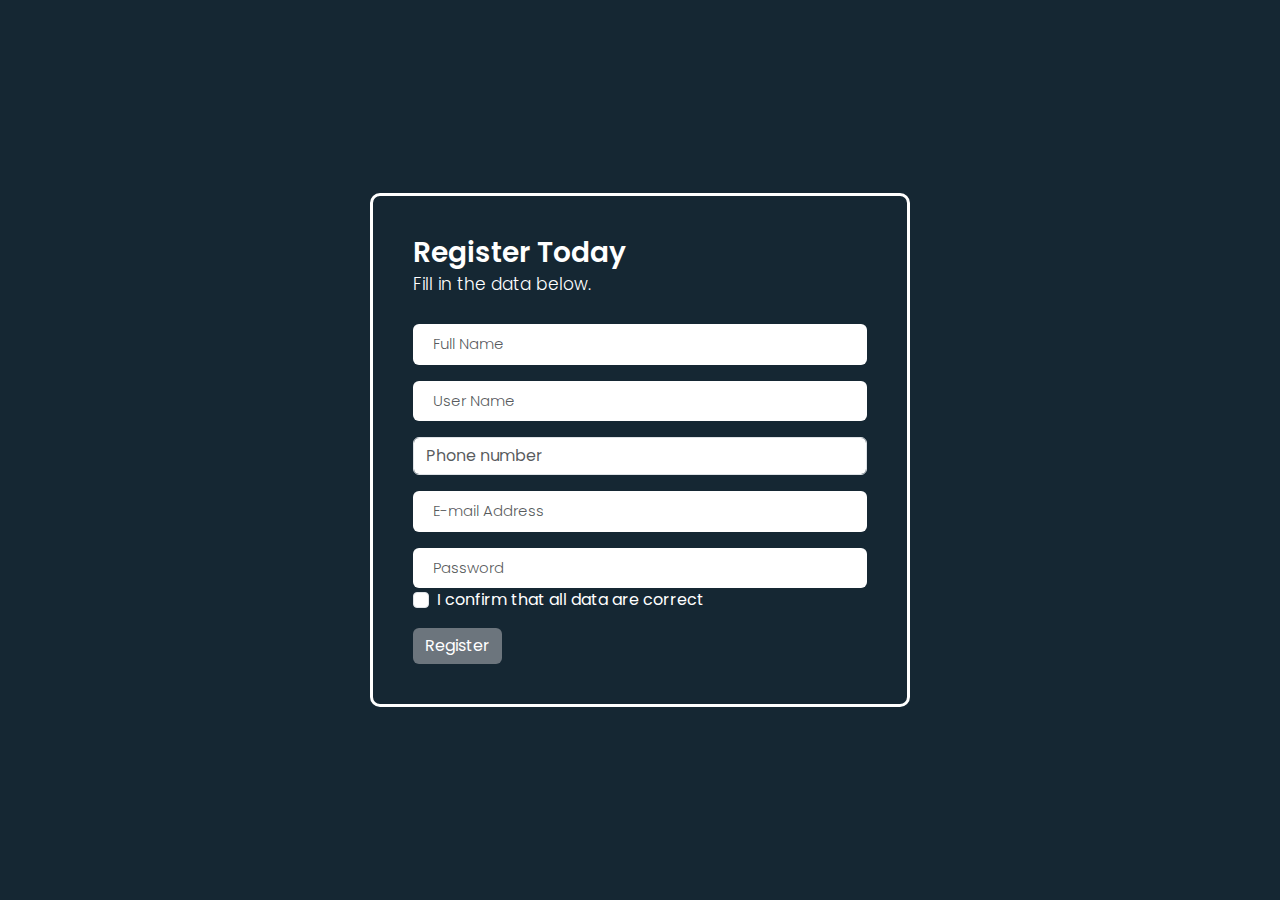
<file: signUp.html>
<!DOCTYPE html>
<html lang="en">

<head>
  <meta charset="UTF-8">
  <meta http-equiv="X-UA-Compatible" content="IE=edge">
  <meta name="viewport" content="width=device-width, initial-scale=1.0">
  <link rel="stylesheet" href="bootstrap.min.css">
  <link rel="stylesheet" href="all.min.css">
  <link rel="stylesheet" href="signUp.css">
  <title>Register</title>
</head>

<body>
  <div class="form-body">
    <div class="row">
      <div class="form-holder">
        <div class="form-content">
          <div class="form-items">
            <h3>Register Today</h3>
            <p>Fill in the data below.</p>
            <form class="requires-validation formData" novalidate>

              <div class="col-md-12">
                <input class="userName form-control" type="text" name="name" placeholder="Full Name" required>
                <div class="valid-feedback">Name field is valid!</div>
                <div class="invalid-feedback">Name field cannot be blank!</div>
              </div>

              <div class="col-md-12">
                <input class="userName form-control" type="text" name="username" placeholder="User Name" required>
                <div class="valid-feedback">Username field is valid!</div>
                <div class="invalid-feedback">Username field cannot be blank!</div>
              </div>

              <div class="col-md-12">
                <input class="phoneNumber mt-3 form-control" type="number" name="phone_number"
                  placeholder="Phone number" required>
                <div class="valid-feedback">Phone number field is valid!</div>
                <div class="invalid-feedback">Phone number field cannot be blank!</div>
              </div>

              <div class="col-md-12">
                <input class="e-mail form-control" type="email" name="email" placeholder="E-mail Address" required>
                <div class="valid-feedback">Email field is valid!</div>
                <div class="invalid-feedback">Email field cannot be blank!</div>
              </div>




              <div class="col-md-12">
                <input class="password form-control" type="password" name="password" placeholder="Password" required>
                <div class="valid-feedback">Password field is valid!</div>
                <div class="invalid-feedback">Password field cannot be blank!</div>
              </div>

              <div class="form-check">
                <input class="form-check-input" type="checkbox" value="" id="invalidCheck" required>
                <label class="form-check-label">I confirm that all data are correct</label>
                <div class="invalid-feedback">Please confirm that the entered data are all correct!</div>
              </div>


              <div class="form-button mt-3">
                <button id="submit" class="submitBtn btn btn-primary">Register</button>
              </div>
            </form>
          </div>
        </div>
      </div>
    </div>
  </div>
  <script src="signUp.js"></script>
</body>

</html>
</file>
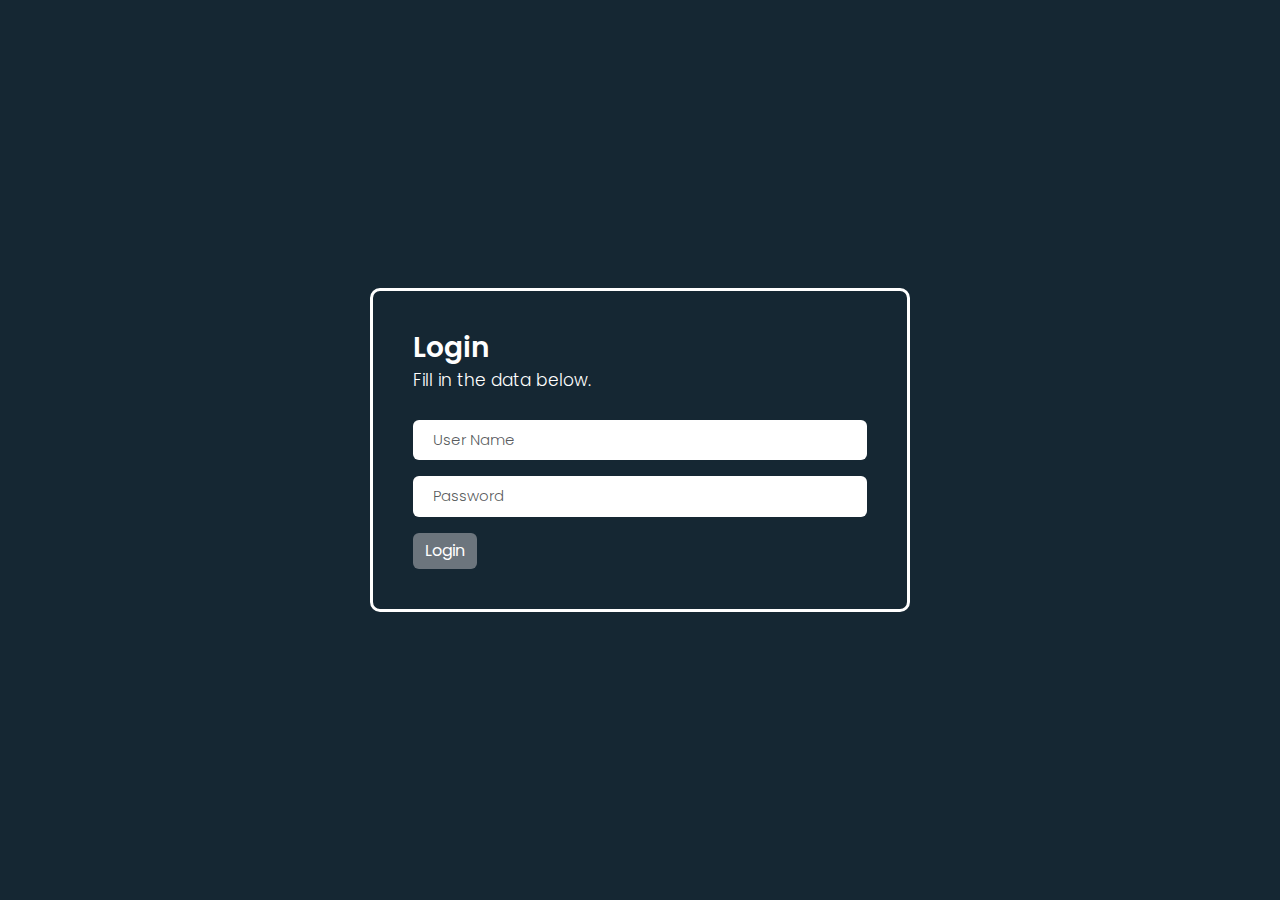
<file: template-1.html>
<!DOCTYPE html>
<html lang="en">

<head>
  <meta charset="UTF-8">
  <meta http-equiv="X-UA-Compatible" content="IE=edge">
  <meta name="viewport" content="width=device-width, initial-scale=1.0">
  <title>linkatee.com/adrianbliss</title>
  <link rel="stylesheet" href="all.min.css">
  <link rel="stylesheet" href="bootstrap.min.css">
  <link rel="stylesheet" href="template-1.css">
</head>

<body>
  <div class="sideBar d-flex flex-column justify-content-between">
    <div class="sideBox  d-flex flex-column align-items-center ">
      <a class="m-3 text-decoration-none" id="search">link 1</a>
      <a class="m-3 text-decoration-none" id="categories">link 2</a>
      <a class="m-3 text-decoration-none" id="area">link 3</a>
      <a class="m-3 text-decoration-none" id="ing">link 4</a>
      <a class="m-3 text-decoration-none" id="reg">link 5</a>
      <div class="nav-social-item my-auto text-center">
        <div class="logout">
          <p>Logout</p>
        </div>
        <div class="pt-3">
          <h3 class="d-inline-block fw-bold mt-5 text-center text-primary">Linkaty</h3><span
            class="text-primary">.com</span>
        </div>

      </div>
    </div>

  </div>
  <div class="bg-white d-flex flex-column justify-content-between align-items-center open  py-3">
    <div class="toggler">
      <i class="fa fa-align-justify"></i>
    </div>
    <div class="strip-social-icon">
      <div class="strip-lang">
        <span>
          <i class="fas fa-globe"></i>
        </span>
      </div>
      <div class="strip-share">
        <span>
          <i class="fas fa-share-alt"></i>
        </span>
      </div>
    </div>

  </div>
  <div class="navContainer d-flex justify-content-center align-items-center w-100 ">
    <div class="navBar d-flex align-items-center justify-content-between rounded-pill m-3 px-3">
      <div>
        <button class="button-invisible bg-danger d-flex justify-content-center align-items-center bg-black text-white">
          <svg width="16" height="16" viewBox="0 0 16 16" fill="none" xmlns="http://www.w3.org/2000/svg" class=" "
            role="img" aria-hidden="false" aria-labelledby="ltclid23_title ">
            <title id="ltclid23_title">Apple Share</title>
            <path fill-rule="evenodd" clip-rule="evenodd"
              d="M10.6464 3.85353L11 4.20708L11.7071 3.49998L11.3536 3.14642L8.35355 0.146423H7.64645L4.64645 3.14642L4.29289 3.49998L5 4.20708L5.35355 3.85353L7.5 1.70708V9.49998V9.99998H8.5V9.49998V1.70708L10.6464 3.85353ZM1 5.5L1.5 5H4V6H2V15H14V6H12V5H14.5L15 5.5V15.5L14.5 16H1.5L1 15.5V5.5Z"
              fill="currentColor"></path>
          </svg>
        </button>
      </div>
      <div class="mini-pic text-center d-flex align-items-center">
        <img class="w-100 h-100 rounded-circle" src="Images/profileImage.png" alt="">
      </div>
      <div>
        <button class="button-invisible bg-danger d-flex justify-content-center align-items-center bg-black text-white">
          <img class="w-100" src="Images/notification (1).png" alt="">
        </button>
      </div>
    </div>
  </div>

  <div class="profileContainer overflow-auto">
    <div class="profile-content shadow rounded-2 pt-5 pb-5">
      <div class="profile-pic mx-auto text-center position-relative">
        <!-- <div class="outer-circle position-absolute bg-white d-flex justify-content-center align-items-center">
          <div class="inner-circle bg-info d-flex justify-content-center align-items-center"><i
              class="fa-solid fa-camera"></i></div>
        </div> -->
        <img class="w-100 h-100 rounded-circle" src="Images/profileImage.png" alt="">
      </div>
      <div class="d-flex justify-content-center align-items-center verified">
        <h3 class="text-center mt-3">@Name</h3>
        <img
          src="[data-uri]"
          alt="Verified profile" data-testid="verificationTick" filter="none" class="sc-iBPRYJ iPzhLV">
      </div>

      <p class="text-muted text-center mb-4">Business: bashley@settebelloentertainment.com</p>
      <div class="social-icons d-flex justify-content-center">
        <svg class="instagram" enable-background="new 0 0 24 24" viewBox="0 0 24 24" class="sc-gKsewC cVBMqs">
          <title data-testid="svgTitle" id="title_0.7021438465970218">instagram</title>
          <path
            d="M21.938,7.71a7.329,7.329,0,0,0-.456-2.394,4.615,4.615,0,0,0-1.1-1.694,4.61,4.61,0,0,0-1.7-1.1,7.318,7.318,0,0,0-2.393-.456C15.185,2.012,14.817,2,12,2s-3.185.012-4.29.062a7.329,7.329,0,0,0-2.394.456,4.615,4.615,0,0,0-1.694,1.1,4.61,4.61,0,0,0-1.1,1.7A7.318,7.318,0,0,0,2.062,7.71C2.012,8.814,2,9.182,2,12s.012,3.186.062,4.29a7.329,7.329,0,0,0,.456,2.394,4.615,4.615,0,0,0,1.1,1.694,4.61,4.61,0,0,0,1.7,1.1,7.318,7.318,0,0,0,2.393.456c1.1.05,1.472.062,4.29.062s3.186-.012,4.29-.062a7.329,7.329,0,0,0,2.394-.456,4.9,4.9,0,0,0,2.8-2.8,7.318,7.318,0,0,0,.456-2.393c.05-1.1.062-1.472.062-4.29S21.988,8.814,21.938,7.71Zm-1,8.534a6.351,6.351,0,0,1-.388,2.077,3.9,3.9,0,0,1-2.228,2.229,6.363,6.363,0,0,1-2.078.388C15.159,20.988,14.8,21,12,21s-3.159-.012-4.244-.062a6.351,6.351,0,0,1-2.077-.388,3.627,3.627,0,0,1-1.35-.879,3.631,3.631,0,0,1-.879-1.349,6.363,6.363,0,0,1-.388-2.078C3.012,15.159,3,14.8,3,12s.012-3.159.062-4.244A6.351,6.351,0,0,1,3.45,5.679a3.627,3.627,0,0,1,.879-1.35A3.631,3.631,0,0,1,5.678,3.45a6.363,6.363,0,0,1,2.078-.388C8.842,3.012,9.205,3,12,3s3.158.012,4.244.062a6.351,6.351,0,0,1,2.077.388,3.627,3.627,0,0,1,1.35.879,3.631,3.631,0,0,1,.879,1.349,6.363,6.363,0,0,1,.388,2.078C20.988,8.841,21,9.2,21,12S20.988,15.159,20.938,16.244Z">
          </path>
          <path d="M17.581,5.467a.953.953,0,1,0,.952.952A.954.954,0,0,0,17.581,5.467Z"></path>
          <path
            d="M12,7.073A4.927,4.927,0,1,0,16.927,12,4.932,4.932,0,0,0,12,7.073Zm0,8.854A3.927,3.927,0,1,1,15.927,12,3.932,3.932,0,0,1,12,15.927Z">
          </path>
        </svg>
        <svg class="tiktok" enable-background="new 0 0 24 24" viewBox="0 0 24 24" class="sc-gKsewC cVBMqs">
          <title data-testid="svgTitle" id="title_0.8038987891030225">tiktok</title>
          <path
            d="M9.37,23.5a7.468,7.468,0,0,1,0-14.936.537.537,0,0,1,.538.5v3.8a.542.542,0,0,1-.5.5,2.671,2.671,0,1,0,2.645,2.669.432.432,0,0,1,0-.05V1a.5.5,0,0,1,.5-.5h3.787a.5.5,0,0,1,.5.5A4.759,4.759,0,0,0,21.59,5.76a.5.5,0,0,1,.5.5L22.1,10a.533.533,0,0,1-.519.515,9.427,9.427,0,0,1-4.741-1.268v6.789A7.476,7.476,0,0,1,9.37,23.5ZM8.908,9.585a6.466,6.466,0,1,0,6.93,6.447V8.326a.5.5,0,0,1,.791-.407A8.441,8.441,0,0,0,21.1,9.5l-.006-2.76A5.761,5.761,0,0,1,15.859,1.5H13.051V16.032a.458.458,0,0,1,0,.053,3.672,3.672,0,1,1-4.14-3.695Z">
          </path>
        </svg>
        <svg class="twitter" enable-background="new 0 0 24 24" viewBox="0 0 24 24" class="sc-gKsewC cVBMqs">
          <title data-testid="svgTitle" id="title_0.035317595803126656">twitter</title>
          <path
            d="M8.1,21.034A12.717,12.717,0,0,1,1.23,19.019a.5.5,0,0,1,.329-.917,8.273,8.273,0,0,0,4.992-1,4.807,4.807,0,0,1-3.173-3.13.5.5,0,0,1,.348-.636A4.821,4.821,0,0,1,1.843,9.523a.548.548,0,0,1,.247-.458.506.506,0,0,1,.5-.034l.091.049A4.816,4.816,0,0,1,2.529,4a.507.507,0,0,1,.393-.247.5.5,0,0,1,.427.183,11.781,11.781,0,0,0,7.9,4.27c-.013-.144-.02-.289-.02-.435a4.81,4.81,0,0,1,8.116-3.493,8.157,8.157,0,0,0,2.32-.93.5.5,0,0,1,.73.583,4.781,4.781,0,0,1-.662,1.32c.191-.067.378-.143.563-.225a.5.5,0,0,1,.585.135.5.5,0,0,1,.034.6,9.2,9.2,0,0,1-2.057,2.2c0,.1,0,.208,0,.313A12.636,12.636,0,0,1,8.1,21.034ZM3.527,19.105a11.72,11.72,0,0,0,4.577.929A11.645,11.645,0,0,0,19.863,8.275c0-.179,0-.357-.012-.533a.5.5,0,0,1,.207-.43,8.181,8.181,0,0,0,.959-.81,9.068,9.068,0,0,1-.932.16.5.5,0,0,1-.316-.925,3.857,3.857,0,0,0,.977-.837,9.013,9.013,0,0,1-1.465.418.5.5,0,0,1-.461-.148,3.812,3.812,0,0,0-6.491,3.473.5.5,0,0,1-.1.434.489.489,0,0,1-.409.179A12.772,12.772,0,0,1,3.09,5.167,3.812,3.812,0,0,0,4.573,9.591a.5.5,0,0,1,.2.569.523.523,0,0,1-.491.347,4.772,4.772,0,0,1-1.36-.242A3.813,3.813,0,0,0,5.9,13.257a.5.5,0,0,1,.033.972,6.63,6.63,0,0,1-1.279.17,3.809,3.809,0,0,0,3.236,1.914.5.5,0,0,1,.3.894A9.081,9.081,0,0,1,3.527,19.105Z">
          </path>
        </svg>
        <svg class="youtube" enable-background="new 0 0 24 24" viewBox="0 0 24 24" class="sc-gKsewC cVBMqs">
          <title data-testid="svgTitle" id="title_0.6510447722037178">youtube</title>
          <path
            d="M12,20.55c-.3,0-7.279-.006-9.115-.5A3.375,3.375,0,0,1,.5,17.665,29.809,29.809,0,0,1,0,12,29.824,29.824,0,0,1,.5,6.334,3.375,3.375,0,0,1,2.885,3.948c1.836-.492,8.819-.5,9.115-.5s7.279.006,9.115.5A3.384,3.384,0,0,1,23.5,6.334,29.97,29.97,0,0,1,24,12a29.97,29.97,0,0,1-.5,5.666,3.384,3.384,0,0,1-2.388,2.386C19.279,20.544,12.3,20.55,12,20.55Zm0-16.1c-.072,0-7.146.006-8.857.464A2.377,2.377,0,0,0,1.464,6.593,29.566,29.566,0,0,0,1,12a29.566,29.566,0,0,0,.464,5.407,2.377,2.377,0,0,0,1.679,1.679c1.711.458,8.785.464,8.857.464s7.146-.006,8.857-.464a2.377,2.377,0,0,0,1.679-1.679A29.66,29.66,0,0,0,23,12a29.66,29.66,0,0,0-.464-5.407h0a2.377,2.377,0,0,0-1.679-1.679C19.146,4.456,12.071,4.45,12,4.45ZM9.7,15.95a.5.5,0,0,1-.5-.5V8.55a.5.5,0,0,1,.75-.433l5.975,3.45a.5.5,0,0,1,0,.866L9.95,15.883A.5.5,0,0,1,9.7,15.95Zm.5-6.534v5.168L14.675,12Z">
          </path>
        </svg>
        <svg class="e-mail" enable-background="new 0 0 24 24" viewBox="0 0 24 24" class="sc-gKsewC JDRsH">
          <title data-testid="svgTitle" id="title_0.7259194875156676">email</title>
          <path
            d="M18.821,20.5H5.179A3.683,3.683,0,0,1,1.5,16.821V7.179A3.683,3.683,0,0,1,5.179,3.5H18.821A3.683,3.683,0,0,1,22.5,7.179v9.642A3.683,3.683,0,0,1,18.821,20.5ZM5.179,4.5A2.682,2.682,0,0,0,2.5,7.179v9.642A2.682,2.682,0,0,0,5.179,19.5H18.821A2.682,2.682,0,0,0,21.5,16.821V7.179A2.682,2.682,0,0,0,18.821,4.5Z">
          </path>
          <path
            d="M12,14.209a.5.5,0,0,1-.346-.138L4.286,7.028a.5.5,0,0,1,.691-.723L12,13.018l7.023-6.713a.5.5,0,1,1,.691.723l-7.368,7.043A.5.5,0,0,1,12,14.209Z">
          </path>
          <path d="M4.7,17.833a.5.5,0,0,1-.347-.86l5.54-5.31a.5.5,0,0,1,.692.722L5.048,17.694A.5.5,0,0,1,4.7,17.833Z">
          </path>
          <path
            d="M19.3,17.832a.5.5,0,0,1-.346-.139l-5.538-5.308a.5.5,0,0,1,.692-.722l5.538,5.308a.5.5,0,0,1-.346.861Z">
          </path>
        </svg>
      </div>

      <div class="d-flex justify-content-center">
        <div class="styled-container text-center">
          <div class="hvr-pop">
            <a class="profile-link rounded-pill d-flex justify-content-between align-items-center" href="">
              <div class="pic-container d-flex justify-content-center align-items-center">
                <i class="fa-solid fa-store"></i>
              </div>
              <p class="profile-text">Link 1</p>
              <button><svg width="16" height="16" viewBox="0 0 16 16" fill="none" xmlns="http://www.w3.org/2000/svg"
                  class=" " role="img" aria-hidden="false" aria-labelledby="ltclid1132253_title ">
                  <title id="ltclid1132253_title">Apple Share</title>
                  <path fill-rule="evenodd" clip-rule="evenodd"
                    d="M10.6464 3.85353L11 4.20708L11.7071 3.49998L11.3536 3.14642L8.35355 0.146423H7.64645L4.64645 3.14642L4.29289 3.49998L5 4.20708L5.35355 3.85353L7.5 1.70708V9.49998V9.99998H8.5V9.49998V1.70708L10.6464 3.85353ZM1 5.5L1.5 5H4V6H2V15H14V6H12V5H14.5L15 5.5V15.5L14.5 16H1.5L1 15.5V5.5Z"
                    fill="currentColor"></path>
                </svg></button>
            </a>
          </div>
          <div class="hvr-pop">
            <a class="profile-link rounded-pill d-flex justify-content-between align-items-center" href="">
              <div class="pic-container d-flex justify-content-center align-items-center">
                <i class="fab fa-instagram"></i>
              </div>
              <p class="profile-text">Link 2</p>
              <button><svg width="16" height="16" viewBox="0 0 16 16" fill="none" xmlns="http://www.w3.org/2000/svg"
                  class=" " role="img" aria-hidden="false" aria-labelledby="ltclid1132253_title ">
                  <title id="ltclid1132253_title">Apple Share</title>
                  <path fill-rule="evenodd" clip-rule="evenodd"
                    d="M10.6464 3.85353L11 4.20708L11.7071 3.49998L11.3536 3.14642L8.35355 0.146423H7.64645L4.64645 3.14642L4.29289 3.49998L5 4.20708L5.35355 3.85353L7.5 1.70708V9.49998V9.99998H8.5V9.49998V1.70708L10.6464 3.85353ZM1 5.5L1.5 5H4V6H2V15H14V6H12V5H14.5L15 5.5V15.5L14.5 16H1.5L1 15.5V5.5Z"
                    fill="currentColor"></path>
                </svg></button>
            </a>
          </div>
          <div class="hvr-pop">
            <a class="profile-link rounded-pill d-flex justify-content-between align-items-center" href="">
              <div class="pic-container d-flex justify-content-center align-items-center">
                <i class="fab fa-twitter"></i>
              </div>
              <p class="profile-text">Link 3</p>
              <button><svg width="16" height="16" viewBox="0 0 16 16" fill="none" xmlns="http://www.w3.org/2000/svg"
                  class=" " role="img" aria-hidden="false" aria-labelledby="ltclid1132253_title ">
                  <title id="ltclid1132253_title">Apple Share</title>
                  <path fill-rule="evenodd" clip-rule="evenodd"
                    d="M10.6464 3.85353L11 4.20708L11.7071 3.49998L11.3536 3.14642L8.35355 0.146423H7.64645L4.64645 3.14642L4.29289 3.49998L5 4.20708L5.35355 3.85353L7.5 1.70708V9.49998V9.99998H8.5V9.49998V1.70708L10.6464 3.85353ZM1 5.5L1.5 5H4V6H2V15H14V6H12V5H14.5L15 5.5V15.5L14.5 16H1.5L1 15.5V5.5Z"
                    fill="currentColor"></path>
                </svg></button>
            </a>
          </div>
          <div class="hvr-pop">
            <a class="profile-link rounded-pill d-flex justify-content-between align-items-center" href="">
              <div class="pic-container d-flex justify-content-center align-items-center">
                <i class="fab fa-youtube"></i>
              </div>
              <p class="profile-text">Link 4</p>
              <button><svg width="16" height="16" viewBox="0 0 16 16" fill="none" xmlns="http://www.w3.org/2000/svg"
                  class=" " role="img" aria-hidden="false" aria-labelledby="ltclid1132253_title ">
                  <title id="ltclid1132253_title">Apple Share</title>
                  <path fill-rule="evenodd" clip-rule="evenodd"
                    d="M10.6464 3.85353L11 4.20708L11.7071 3.49998L11.3536 3.14642L8.35355 0.146423H7.64645L4.64645 3.14642L4.29289 3.49998L5 4.20708L5.35355 3.85353L7.5 1.70708V9.49998V9.99998H8.5V9.49998V1.70708L10.6464 3.85353ZM1 5.5L1.5 5H4V6H2V15H14V6H12V5H14.5L15 5.5V15.5L14.5 16H1.5L1 15.5V5.5Z"
                    fill="currentColor"></path>
                </svg></button>
            </a>
          </div>
          <div class="hvr-pop">
            <a class="profile-link rounded-pill d-flex justify-content-between align-items-center" href="">
              <div class="pic-container d-flex justify-content-center align-items-center">
                <i class="fab fa-tiktok"></i>
              </div>
              <p class="profile-text">Link 5</p>
              <button><svg width="16" height="16" viewBox="0 0 16 16" fill="none" xmlns="http://www.w3.org/2000/svg"
                  class=" " role="img" aria-hidden="false" aria-labelledby="ltclid1132253_title ">
                  <title id="ltclid1132253_title">Apple Share</title>
                  <path fill-rule="evenodd" clip-rule="evenodd"
                    d="M10.6464 3.85353L11 4.20708L11.7071 3.49998L11.3536 3.14642L8.35355 0.146423H7.64645L4.64645 3.14642L4.29289 3.49998L5 4.20708L5.35355 3.85353L7.5 1.70708V9.49998V9.99998H8.5V9.49998V1.70708L10.6464 3.85353ZM1 5.5L1.5 5H4V6H2V15H14V6H12V5H14.5L15 5.5V15.5L14.5 16H1.5L1 15.5V5.5Z"
                    fill="currentColor"></path>
                </svg></button>
            </a>
          </div>
          <div class="hvr-pop">
            <a class="profile-link rounded-pill d-flex justify-content-between align-items-center" href="">
              <div class="pic-container d-flex justify-content-center align-items-center">
                <i class="fab fa-facebook"></i>
              </div>
              <p class="profile-text">Link 6</p>
              <button><svg width="16" height="16" viewBox="0 0 16 16" fill="none" xmlns="http://www.w3.org/2000/svg"
                  class=" " role="img" aria-hidden="false" aria-labelledby="ltclid1132253_title ">
                  <title id="ltclid1132253_title">Apple Share</title>
                  <path fill-rule="evenodd" clip-rule="evenodd"
                    d="M10.6464 3.85353L11 4.20708L11.7071 3.49998L11.3536 3.14642L8.35355 0.146423H7.64645L4.64645 3.14642L4.29289 3.49998L5 4.20708L5.35355 3.85353L7.5 1.70708V9.49998V9.99998H8.5V9.49998V1.70708L10.6464 3.85353ZM1 5.5L1.5 5H4V6H2V15H14V6H12V5H14.5L15 5.5V15.5L14.5 16H1.5L1 15.5V5.5Z"
                    fill="currentColor"></path>
                </svg></button>
            </a>
          </div>


          <h3 class="d-inline-block fw-bold mt-5 text-center text-primary">Linkatee</h3><span
            class="text-primary">.com</span>

        </div>
      </div>
    </div>
  </div>



  <script src="template-1.js" type="module"></script>
  <script src="bootstrap.bundle.min.js"></script>
</body>

</html>
</file>
<file: style.css>
/** @format */

@import url("https://fonts.googleapis.com/css2?family=Open+Sans:wght@400;500;600;700;800&display=swap");
:root {
  --light: #d8dbe0;
  --dark: #28292c;
  --link: rgb(27, 129, 112);
  --link-hover: rgb(24, 94, 82);
}
body {
  box-sizing: border-box;
}
body::after {
  width: 0;
  height: 0;
}

.homeContainer {
  background-color: #254f1a;
  width: 100%;
  padding-top: 128px;
  padding-bottom: 128px;
}
h1 {
  font-size: 88px;
  line-height: 92.4px;
  font-family: "Open Sans", sans-serif;
  font-weight: 800;
}
p {
  font-family: "Open Sans", sans-serif;
  font-weight: 400;
  text-align: start;
}
.left-side h1 {
  color: #d2e823;
}
.left-side p {
  color: #d2e823;
  font-size: 20px;
  line-height: 30px;
}
.standardBtn {
  padding-left: 50px;
  padding-right: 50px;
  padding-top: 15px;
  padding-bottom: 15px;
  margin-right: 10px;
}
.left-side .regBtn {
  background-color: black;
  color: white;
  font-weight: 500;
}
.left-side .regBtn:hover {
  background-color: #d2e823;
  color: black;
}

.left-side .logBtn {
  background-color: lightgray;
}
.left-side .logBtn:hover {
  background-color: gray;
  color: white;
}

.card {
  position: relative;
  user-select: none;
  width: 100%;
}

.card-inner {
  position: absolute;
  width: 100%;
  top: 0;
  left: 0;
  right: 0;
  bottom: 0;
  color: transparent;
  transform-style: preserve-3d;
  perspective: 1000px;
  backface-visibility: hidden;
  transition: 100ms opacity 100ms, transform 500ms;
}

/* FLIP Y */
.card-inner.is-active.card-flip-y {
  transform: perspective(1000px) rotateY(0deg);
}

.card-inner:not(.is-active).card-flip-y {
  opacity: 0;
  transform: perspective(1000px) rotateY(180deg);
}

.card-inner.is-active.card-flip-y ~ .card-inner.card-flip-y {
  transform: perspective(1000px) rotateY(-180deg);
}

.card-inner.card-flip-y:before,
.card-inner.card-flip-y:after {
  top: 50%;
  transform: translate3d(0, -50%, 0);
}
.card-inner.card-flip-y:before {
  left: 10px;
  background-image: url('data:image/svg+xml;utf8, <svg xmlns="http://www.w3.org/2000/svg" xmlns:xlink="http://www.w3.org/1999/xlink" version="1.1" viewBox="0 0 129 129" enable-background="new 0 0 129 129" width="512px" height="512px"> <g> <path d="m88.6,121.3c0.8,0.8 1.8,1.2 2.9,1.2s2.1-0.4 2.9-1.2c1.6-1.6 1.6-4.2 0-5.8l-51-51 51-51c1.6-1.6 1.6-4.2 0-5.8s-4.2-1.6-5.8,0l-54,53.9c-1.6 1.6-1.6,4.2 0,5.8l54,53.9z" fill="#FFFFFF"/> </g> </svg>');
}

.card-inner.card-flip-y:after {
  right: 10px;
  background-image: url('data:image/svg+xml;utf8, <svg xmlns="http://www.w3.org/2000/svg" xmlns:xlink="http://www.w3.org/1999/xlink" version="1.1" viewBox="0 0 129 129" enable-background="new 0 0 129 129" width="512px" height="512px"> <g> <path d="m40.4,121.3c-0.8,0.8-1.8,1.2-2.9,1.2s-2.1-0.4-2.9-1.2c-1.6-1.6-1.6-4.2 0-5.8l51-51-51-51c-1.6-1.6-1.6-4.2 0-5.8 1.6-1.6 4.2-1.6 5.8,0l53.9 53.9c1.6,1.6 1.6,4.2 0,5.8l-53.9,53.9z" fill="#FFFFFF"/> </g> </svg>');
}

/* DEMO */

.card img {
  position: absolute;
  top: 50%;
  left: 50%;
  transform: translate(-50%, -50%);
  object-fit: cover;
  width: 100%;
  height: 100%;
}

.card {
  width: 100%;
  height: 600px;
  background-color: transparent;
  border: none;
}

.card-parent {
  margin: 0 auto;
}
.gallery-2 {
  width: 100%;
}

.card-boxShadow .card-inner {
  overflow: hidden;
  box-shadow: 0 0 40px rgba(0, 0, 0, 0.79);
}

.brief {
  background-color: #780016;
}

.brief h1 {
  font-size: 56px;
  line-height: 58.8px;
  color: #e9c0e9;
}
.brief p {
  font-size: 20px;
  line-height: 30px;
  color: #e9c0e9;
}
.brief button {
  background-color: #e9c0e9;
}

.CTA {
  background-color: #e9c0e9;
}
.CTA h1 {
  font-size: 56px;
  line-height: 58.8px;
  color: #502274;
}

.CTA p {
  font-size: 20px;
  line-height: 30px;
  color: #502274;
}

.CTA button {
  background-color: #502274;
  color: white;
}
.analyze {
  background-color: #f3f3f1;
}
.analyze h1 {
  font-size: 56px;
  line-height: 58.8px;
  color: #1e2330;
}
.analyze p {
  font-size: 20px;
  line-height: 30px;
  color: #1e2330;
}
.analyze button {
  background-color: #1e2330;
  color: white;
}

.exploreBtn button {
  background-color: #e3bae4;
  color: black;
}
.cardContainer {
  background-color: #e3bae4;
}
.firstCard,
.secondCard,
.thirdCard {
  height: 400px;
}
.caption {
  top: 75%;
  left: 50%;
}

.threeCards {
  display: flex;
}

.carousel {
  display: flex;
  flex-flow: column;
  align-items: center;
}
.carousel .container {
  transition: all 0.3s ease;
}
@media (max-width: 992px) {
  .carousel {
    padding: 0 20px 0 20px;
  }
}

.carousel .slide-option {
  margin: 0 0 10px 0;
}
.carousel .slide-option .no-marg {
  margin: 0 0 0 0;
}

.highway-slider {
  display: flex;
  justify-content: center;
  width: 100%;
  height: 500px;
}
.highway-slider .highway-barrier {
  overflow: hidden;
  position: relative;
}
.highway-slider ul.highway-lane {
  display: flex;
  height: 500px;
}
ul.highway-lane li.highway-car {
  flex: 1;
  display: flex;
  justify-content: center;
  align-items: center;
  background-color: transparent;
  color: #343434;
  height: 100%;
}
.highway-car img {
  width: 75%;
}

@keyframes translatestf {
  0% {
    transform: translateX(100%);
  }
  100% {
    transform: translateX(-500%);
  }
}

#stffull .highway-barrier ul.highway-lane {
  width: 500%;
}
#stffull .highway-barrier ul.highway-lane li.highway-car {
  animation: translatestf 30s linear infinite;
}

@keyframes translateinfinite {
  100% {
    transform: translateX(calc(-180px * 12));
  }
}
#infinite div.highway-barrier {
  background: transparent;
}
#infinite div.highway-barrier::before,
::after {
  content: " ";
  position: absolute;
  z-index: 9;
}
#infinite div.highway-barrier::before {
  top: 0;
  left: 0;
}

#infinite div.highway-barrier::after {
  top: 0;
  right: 0;
}

#infinite div.highway-barrier ul.highway-lane {
  width: calc(180px * 24);
}
#infinite div.highway-barrier ul.highway-lane li.highway-car {
  width: 180px;
  animation: translateinfinite 25s linear infinite;
}
#infinite div.highway-barrier ul.highway-lane li.highway-car span.fab {
  font-size: 65px;
}
.carArrows {
  font-size: 24px;
  color: gray;
}
.previousBtn:hover .carArrows,
.nextBtn:hover .carArrows {
  color: black;
}

.questions {
  background-color: #780016;
}
.questions h1 {
  color: #e3bae4;
  font-size: 56px;
  line-height: 58.8px;
}
.questionBox {
  background-color: #49000d;
  cursor: pointer;
}
.questions h3 {
  color: #e9c0e9;
}

footer {
  background-color: #502274;
}

.logBtn {
  background-color: #f5c7f5;
  padding: 20px 40px;
}
.regBtn {
  background-color: #cde026;
  padding: 20px 40px;
}
.logBtn:hover {
  background-color: #d3aed3;
}
.regBtn:hover {
  background-color: #b0c01f;
}

.socialIcon {
  width: 75px;
  height: 75px;
  background-color: #303541;
  display: flex;
  justify-content: center;
  align-items: center;
  color: white;
  border-radius: 50%;
  margin-right: 10px;
  cursor: pointer;
}
.socialIcon:hover {
  background-color: #272b35;
}
i {
  font-size: 32px;
}
.bigLogo {
  background-color: #e9c0e9;
  color: #502274;
  width: 90%;
  padding: 150px 100px;
}
.bigLogo h1 {
  font-size: 7.5rem;
  display: flex;
}
.bigLogo span {
  font-size: 50px;
}
.flag {
  width: 10%;
  margin-top: 100px;
}

ul {
  list-style-type: none;
  text-decoration: none;
}
.linksContainer a {
  text-decoration: none;
  color: black;
}
.linksContainer p {
  font-size: 32px;
}
.linksContainer a:hover {
  background-color: rgba(233, 204, 204, 0.603);
}
.login {
  background-color: #f2e0e0;
  margin-top: 5px;
  margin-bottom: 5px;
  margin-right: 5px;
}
.login:hover {
  background-color: #c5afaf;
}
nav {
  z-index: 9999;
  padding: 50px 75px;
  position: fixed;
  width: 100%;
  display: flex;
  justify-content: center;
}

/* Use animation instead of transition */
.flip-container {
  perspective: 1000px;
  width: 200px;
  height: 200px;
  margin: 50px auto;
}

/* Set the flip direction */
.flipper {
  position: relative;

  width: 100%;
  height: 100%;
}

/* Define the front and back faces */
.front,
.back {
  position: absolute;
  top: 0;
  left: 0;
  width: 100%;
  height: 100%;
  backface-visibility: hidden;
}

.right {
  background-color: #780016;
}
.upperCol {
  background-color: #e9c0e9;
}
.lower-inner {
  background-color: #d2e823;
}
.navContainer,
.navContainer-ar {
  padding: 10px 20px 10px 50px;
  width: 100%;
  display: flex;
  justify-content: space-between;
  align-items: center;
}
.navContainer-ar {
  padding: 10px 50px 10px 20px;
}
.navToggle {
  display: none;
  width: 100%;
  background-color: #254f1a;
  color: #b0c01f;
}
.columnContainer {
  display: flex;
  justify-content: center;
}
.middleColumns {
  display: flex;
}

.social-action {
  display: flex;
  justify-content: space-between;
  align-items: center;
}
.columnSnap-1 .column {
  margin-right: 50px;
}
.columnSnap-2 .column {
  margin-left: 50px;
}
.middleColumns .column {
  margin-right: 25px;
}
.toggleRight,
.toggleRight-ar {
  width: 40px;
  cursor: pointer;
}

@media screen and (max-width: 992px) {
  .left-side h1 {
    font-size: 65px;
    line-height: 65px;
  }
  .left-side p {
    font-size: 15px;
    line-height: 20px;
  }
  .left-side {
    padding-left: 20px;
  }
  .brief p,
  .questions p,
  .CTA p,
  .analyze p {
    font-size: 16px;
    line-height: 30px;
  }
}

@media screen and (max-width: 975px) {
  nav {
    position: absolute;
  }
  .navToggle {
    max-width: 100%;
    display: flex;
    justify-content: space-between;
    align-items: center;
    padding: 10px 20px 10px 20px;
  }

  .navContainer {
    display: none;
  }
  .brief h1,
  .questions h1,
  .CTA h1,
  .analyze h1 {
    font-size: 32px;
    line-height: 30px;
  }

  .left-side h1 {
    font-size: 46px;
    line-height: 40px;
  }

  .brief p,
  .questions p,
  .CTA p,
  .analyze p {
    font-size: 10px;
    line-height: 10px;
  }

  .columnSnap-1 {
    padding-right: 50px;
  }
  .columnSnap-1 .column {
    margin: 0;
  }

  .columnSnap-2 {
    padding-left: 50px;
  }
  .columnSnap-2 .column {
    margin: 0;
  }
  .actionBtnContainer button {
    display: block;
  }

  .logBtn {
    padding: 5px 10px;
    margin-right: 20px;
  }

  .regBtn {
    padding: 5px 10px;
  }
  .actionBtnContainer {
    margin-right: 20px;
    display: flex;
    justify-content: center;
    align-items: center;
  }
  .socialIcon {
    width: 50px;
    height: 50px;
  }

  i {
    font-size: 24px;
  }

  .threeCards {
    flex-direction: column;
  }

  .firstCard,
  .secondCard,
  .thirdCard {
    height: auto;
    margin-bottom: 50px;
  }
  .firstCard p,
  .secondCard p,
  .thirdCard p {
    font-size: 16px;
    line-height: 32px;
  }

  .toggleMenu {
    position: absolute;
    background-color: #b0b71c;
    right: 0;
    top: 100px;
    margin-top: 10px;
    width: 250px;
    height: 300px;
  }
  .toggleMenu-ar {
    left: 0;
    position: absolute;
    background-color: #b0b71c;
    left: 0;
    top: 100px;
    margin-top: 10px;
    width: 250px;
    height: 300px;
  }
  .hide {
    display: none;
  }
  .show {
    display: flex;
    flex-direction: column;
    justify-content: center;
    align-items: center;
  }
}
@media screen and (max-width: 900px) {
  .bigLogo h1 {
    font-size: 90px;
    text-align: center;
  }
}
@media screen and (max-width: 767px) {
  body {
    text-align: center;
  }
  .left-side p,
  .CTA p,
  .brief p,
  .analyze p,
  .questions p {
    text-align: center;
  }
  .columnContainer,
  .middleColumns {
    display: block;
  }
  .columnSnap-2 {
    padding: 0;
  }
  .social-action {
    flex-direction: column;
  }
  .actionBtnContainer {
    margin-bottom: 20px;
  }
}
@media screen and (max-width: 545px) {
  .navToggle {
    padding: 0;
    margin: 0;
  }
  .left-side h1 {
    font-size: 32px;
  }
  .left-side p {
    font-size: 12px;
  }
  .bigLogo h1 {
    font-size: 56px;
  }
  h3 {
    font-size: 16px;
  }
  .actionBtnContainer {
    display: block;
  }
  .actionBtnContainer button {
    display: block;
    width: 100%;
    margin-bottom: 10px;
  }
}
@media screen and (max-width: 360px) {
  .celebritiesCarousel h1 {
    font-size: 24px;
  }
  .actionBtnContainer button {
    display: block;
    width: 100%;
    padding: 5px 5px;
    margin-bottom: 10px;
  }
  .bigLogo h1 {
    font-size: 46px;
  }
  .bigLogo span {
    font-size: 20px;
  }
}
.lang {
  border: none;
  padding: 3px;
  transition: all 200ms ease-in-out;
}

.lang:hover {
  background-color: lightgray;
}
.lang i {
  font-size: 22px;
}
.toggleSwitch {
  position: relative;
  width: 50px;
}
label {
  position: absolute;
  width: 100%;
  height: 25px;
  top: -10px;
  background-color: var(--dark);
  cursor: pointer;
}
input {
  position: absolute;
  display: none;
}
.slider {
  position: absolute;
  width: 100%;
  height: 100%;
  border-radius: 50px;
  transition: 0.3s;
}
input:checked ~ .slider {
  background-color: var(--light);
}

.slider::before {
  content: "";
  position: absolute;
  top: 0px;
  left: 0px;
  width: 25px;
  height: 25px;
  border-radius: 50%;
  box-shadow: inset 10px -1px 0px 0px var(--light);
  background-color: var(--dark);
  transition: 0.3s;
}

input:checked ~ .slider::before {
  transform: translateX(100%);
  background-color: var(--dark);
  box-shadow: none;
}

.darkMode {
  background-color: rgb(6, 6, 48);
  color: beige;
}
.darkMode h1,
.subDarkMode h1,
.darkMode p,
.subDarkMode p {
  color: beige;
}
.darkMode img,
.subDarkMode img {
  mix-blend-mode: luminosity;
}
.subDarkMode {
  background-color: rgb(20, 20, 150);
  color: beige;
}
</file>
<file: logIn.css>
/** @format */

@import url("https://fonts.googleapis.com/css2?family=Poppins:wght@300;400;500;700;900&display=swap");

*,
body {
  font-family: "Poppins", sans-serif;
  font-weight: 400;
  -webkit-font-smoothing: antialiased;
  text-rendering: optimizeLegibility;
  -moz-osx-font-smoothing: grayscale;
}

html,
body {
  height: 100%;
  background-color: #152733;
  overflow: hidden;
}

.form-holder {
  display: flex;
  flex-direction: column;
  justify-content: center;
  align-items: center;
  text-align: center;
  min-height: 100vh;
}

.form-holder .form-content {
  position: relative;
  text-align: center;
  display: -webkit-box;
  display: -moz-box;
  display: -ms-flexbox;
  display: -webkit-flex;
  display: flex;
  -webkit-justify-content: center;
  justify-content: center;
  -webkit-align-items: center;
  align-items: center;
  padding: 60px;
}

.form-content .form-items {
  border: 3px solid #fff;
  padding: 40px;
  display: inline-block;
  width: 100%;
  min-width: 540px;
  -webkit-border-radius: 10px;
  -moz-border-radius: 10px;
  border-radius: 10px;
  text-align: left;
  -webkit-transition: all 0.4s ease;
  transition: all 0.4s ease;
}

.form-content h3 {
  color: #fff;
  text-align: left;
  font-size: 28px;
  font-weight: 600;
  margin-bottom: 5px;
}

.form-content h3.form-title {
  margin-bottom: 30px;
}

.form-content p {
  color: #fff;
  text-align: left;
  font-size: 17px;
  font-weight: 300;
  line-height: 20px;
  margin-bottom: 30px;
}

.form-content label,
.was-validated .form-check-input:invalid ~ .form-check-label,
.was-validated .form-check-input:valid ~ .form-check-label {
  color: #fff;
}

.form-content input[type="text"],
.form-content input[type="password"],
.form-content input[type="email"],
.form-content select {
  width: 100%;
  padding: 9px 20px;
  text-align: left;
  border: 0;
  outline: 0;
  border-radius: 6px;
  background-color: #fff;
  font-size: 15px;
  font-weight: 300;
  color: #8d8d8d;
  -webkit-transition: all 0.3s ease;
  transition: all 0.3s ease;
  margin-top: 16px;
}

.btn-primary {
  background-color: #6c757d;
  outline: none;
  border: 0px;
  box-shadow: none;
}

.btn-primary:hover,
.btn-primary:focus,
.btn-primary:active {
  background-color: #495056;
  outline: none !important;
  border: none !important;
  box-shadow: none;
}

.form-content textarea {
  position: static !important;
  width: 100%;
  padding: 8px 20px;
  border-radius: 6px;
  text-align: left;
  background-color: #fff;
  border: 0;
  font-size: 15px;
  font-weight: 300;
  color: #8d8d8d;
  outline: none;
  resize: none;
  height: 120px;
  -webkit-transition: none;
  transition: none;
  margin-bottom: 14px;
}

.form-content textarea:hover,
.form-content textarea:focus {
  border: 0;
  background-color: #ebeff8;
  color: #8d8d8d;
}

.mv-up {
  margin-top: -9px !important;
  margin-bottom: 8px !important;
}

.invalid-feedback {
  color: #ff606e;
}

.valid-feedback {
  color: #2acc80;
}
</file>
<file: signUp.css>
/** @format */

@import url("https://fonts.googleapis.com/css2?family=Poppins:wght@300;400;500;700;900&display=swap");

*,
body {
  font-family: "Poppins", sans-serif;
  font-weight: 400;
  -webkit-font-smoothing: antialiased;
  text-rendering: optimizeLegibility;
  -moz-osx-font-smoothing: grayscale;
}

html,
body {
  height: 100%;
  background-color: #152733;
  overflow: hidden;
}

.form-holder {
  display: flex;
  flex-direction: column;
  justify-content: center;
  align-items: center;
  text-align: center;
  min-height: 100vh;
}

.form-holder .form-content {
  position: relative;
  text-align: center;
  display: -webkit-box;
  display: -moz-box;
  display: -ms-flexbox;
  display: -webkit-flex;
  display: flex;
  -webkit-justify-content: center;
  justify-content: center;
  -webkit-align-items: center;
  align-items: center;
  padding: 60px;
}

.form-content .form-items {
  border: 3px solid #fff;
  padding: 40px;
  display: inline-block;
  width: 100%;
  min-width: 540px;
  -webkit-border-radius: 10px;
  -moz-border-radius: 10px;
  border-radius: 10px;
  text-align: left;
  -webkit-transition: all 0.4s ease;
  transition: all 0.4s ease;
}

.form-content h3 {
  color: #fff;
  text-align: left;
  font-size: 28px;
  font-weight: 600;
  margin-bottom: 5px;
}

.form-content h3.form-title {
  margin-bottom: 30px;
}

.form-content p {
  color: #fff;
  text-align: left;
  font-size: 17px;
  font-weight: 300;
  line-height: 20px;
  margin-bottom: 30px;
}

.form-content label,
.was-validated .form-check-input:invalid ~ .form-check-label,
.was-validated .form-check-input:valid ~ .form-check-label {
  color: #fff;
}

.form-content input[type="text"],
.form-content input[type="password"],
.form-content input[type="email"],
.form-content select {
  width: 100%;
  padding: 9px 20px;
  text-align: left;
  border: 0;
  outline: 0;
  border-radius: 6px;
  background-color: #fff;
  font-size: 15px;
  font-weight: 300;
  color: #8d8d8d;
  -webkit-transition: all 0.3s ease;
  transition: all 0.3s ease;
  margin-top: 16px;
}

.btn-primary {
  background-color: #6c757d;
  outline: none;
  border: 0px;
  box-shadow: none;
}

.btn-primary:hover,
.btn-primary:focus,
.btn-primary:active {
  background-color: #495056;
  outline: none !important;
  border: none !important;
  box-shadow: none;
}

.form-content textarea {
  position: static !important;
  width: 100%;
  padding: 8px 20px;
  border-radius: 6px;
  text-align: left;
  background-color: #fff;
  border: 0;
  font-size: 15px;
  font-weight: 300;
  color: #8d8d8d;
  outline: none;
  resize: none;
  height: 120px;
  -webkit-transition: none;
  transition: none;
  margin-bottom: 14px;
}

.form-content textarea:hover,
.form-content textarea:focus {
  border: 0;
  background-color: #ebeff8;
  color: #8d8d8d;
}

.mv-up {
  margin-top: -9px !important;
  margin-bottom: 8px !important;
}

.invalid-feedback {
  color: #ff606e;
}

.valid-feedback {
  color: #2acc80;
}
</file>
<file: template-1.css>
.navContainer{
  position: fixed;
  z-index: 999;
}

.sideBar {
  height: 100%;
  z-index: 99999;
  display: flex;
  position: fixed;
  width: 0;
}
.sideBox {
  width: 0px;
  left: 0;
  height: 100%;
  position: fixed;
  background-color: rgba(255, 255, 255, 1);
  box-shadow: inset -3px -5px 10px 0px lightgray;
  transition: width 1s ease;
  z-index: 999;
}
.sideBox.widthHandler{
  width: 240px;
}

.sideBox a{
  opacity: 0;
  transition: all 2s ease;
}

.sideBox a.show-hide-link{
  opacity: 1;
}
.logout{
  padding-top: 500px;
  transition: all 2s ease;
}
.logout.get-logout-up{
  padding: 0;
}
.open {
  cursor: pointer;
  width: 50px;
  height: 100vh;
  position: fixed;
  left: 0;
  z-index: 999999;
  transition: all 1s ease;
}
.open.openHandler{
  left: 240px;
}
.navBar{
  height: 75px;
  width: 50%;
  background-color: rgba(255, 255, 255, 0.5);
  border: 1px solid rgb(235, 238, 241);
  backdrop-filter: blur(10px);
  opacity: 0;
  transition: opacity .5s ease;
}
.show{
  opacity: 1;
}
.hide{
  opacity: 0;
}
@media screen and (max-width:600px) {
  .navBar{
    width: 100%;
  }
}

.button-invisible{
  width: 40px;
  height: 40px;
  border-radius: 50%;
}
.mini-pic{
  width: 50px;
  height:50px;
  margin-bottom: 5px;
}
.mini-pic img{
  transform: translateY(5px);
}
.profileContainer{
  height: 100vh;
  background-image: url(Images/Background.png);
  background-size: auto auto;
  background-size: cover;
  background-position: center;
}
.profile-content{
  min-width: 375px;
  min-height: 600px;
}
.profile-pic{
  width: 100px;
  height: 100px;
  border-radius: 50%;
}
.social-icons svg{
margin-bottom: 10px;
fill: gray;
  width: 32px;
  height: 32px;
  margin-left: 15px;
  cursor: pointer;
}
.social-icons .facebook{
  fill: #083170;
}
.social-icons .youtube{
  fill:#083170;
}
.social-icons .twitter{
  fill: #083170;
}
.social-icons .tiktok{
  fill: #083170;
}
.social-icons .instagram{
  fill: #083170;
}
.social-icons .e-mail{
  fill: #083170;
}

.profile-update{
  position: absolute;
  background-color: rgba(255, 255, 255, 1);
  height: 600px;
  width: 600px;
  top: 25%;
  right: 5%;
  overflow:auto ;
}
.outer-circle{
  width:25px;
  height:25px;
  border-radius: 50%;
  bottom: 5px;
  right: 5px;
}
.inner-circle{
width: 15px;
height: 15px;
border-radius: 50%;
cursor: pointer;
}
.fa-camera{
  color:white
}


.styled-container{
  /* overflow: hidden; */
  
  border: none;
  color: rgb(255, 255, 255);

  border-radius: 4px;
  width: 42vw;
  max-width: 1200px;
  min-width: 350px;
  margin-top: 32px;
  
}
@-webkit-keyframes hvr-pop {
  50% {
    -webkit-transform: scale(1.2);
    transform: scale(1.02);
  }
}
@keyframes hvr-pop {
  50% {
    -webkit-transform: scale(1.2);
    transform: scale(1.02);
  }
}
.hvr-pop {
  display: flex;
  vertical-align: middle;
  -webkit-transform: perspective(1px) translateZ(0);
  transform: perspective(1px) translateZ(0);
  box-shadow: 0 0 1px rgba(0, 0, 0, 0);
}
.hvr-pop:hover, .hvr-pop:focus, .hvr-pop:active {
  -webkit-animation-name: hvr-pop;
  animation-name: hvr-pop;
  -webkit-animation-duration: 0.3s;
  animation-duration: 0.3s;
  -webkit-animation-timing-function: linear;
  animation-timing-function: linear;
  -webkit-animation-iteration-count: 1;
  animation-iteration-count: 1;
}

.hvr-pop:hover .profile-link button{
  opacity: 100%;
}

.pic-container{
overflow: hidden;
  pointer-events: none;
  border-radius: 4px;
  width: 48px;
  height: 48px;
  font-size: 24px;
}
.pic-container img{
border-radius: 0px;
display: block;
height: 100%;
object-fit: cover;
object-position: initial;
width: 100%;
}

.profile-link{
  margin: 0px;
    border: none;
    cursor: pointer;
    text-decoration: none;
    padding: 5px 5px;
    width: 100%;
    box-sizing: border-box;
    background-color: rgba(255, 255, 255, 1);
    margin-bottom: 16px;
    box-shadow: 5px 5px 5px lightgray;
}
.profile-link button{
  right: 8px;
  opacity: 0;
  display: flex;
  color: black;
  border: none;
  width: 40px;
  height: 40px;
  display: flex;
  justify-content: center;
  align-items: center;
  border-radius: 50%;
  z-index: 99999;
  transition: all .15s ease-in;
}
.profile-text{
  padding: 0px;
    margin: 0px;
    line-height: 1.5;
    font-weight: 500;
    font-size: 16px;
    color: rgba(0, 0, 0, 0.85);

}
.verified img{
  transform: translateY(50%);
  margin-left: 5px;
}
</file>
